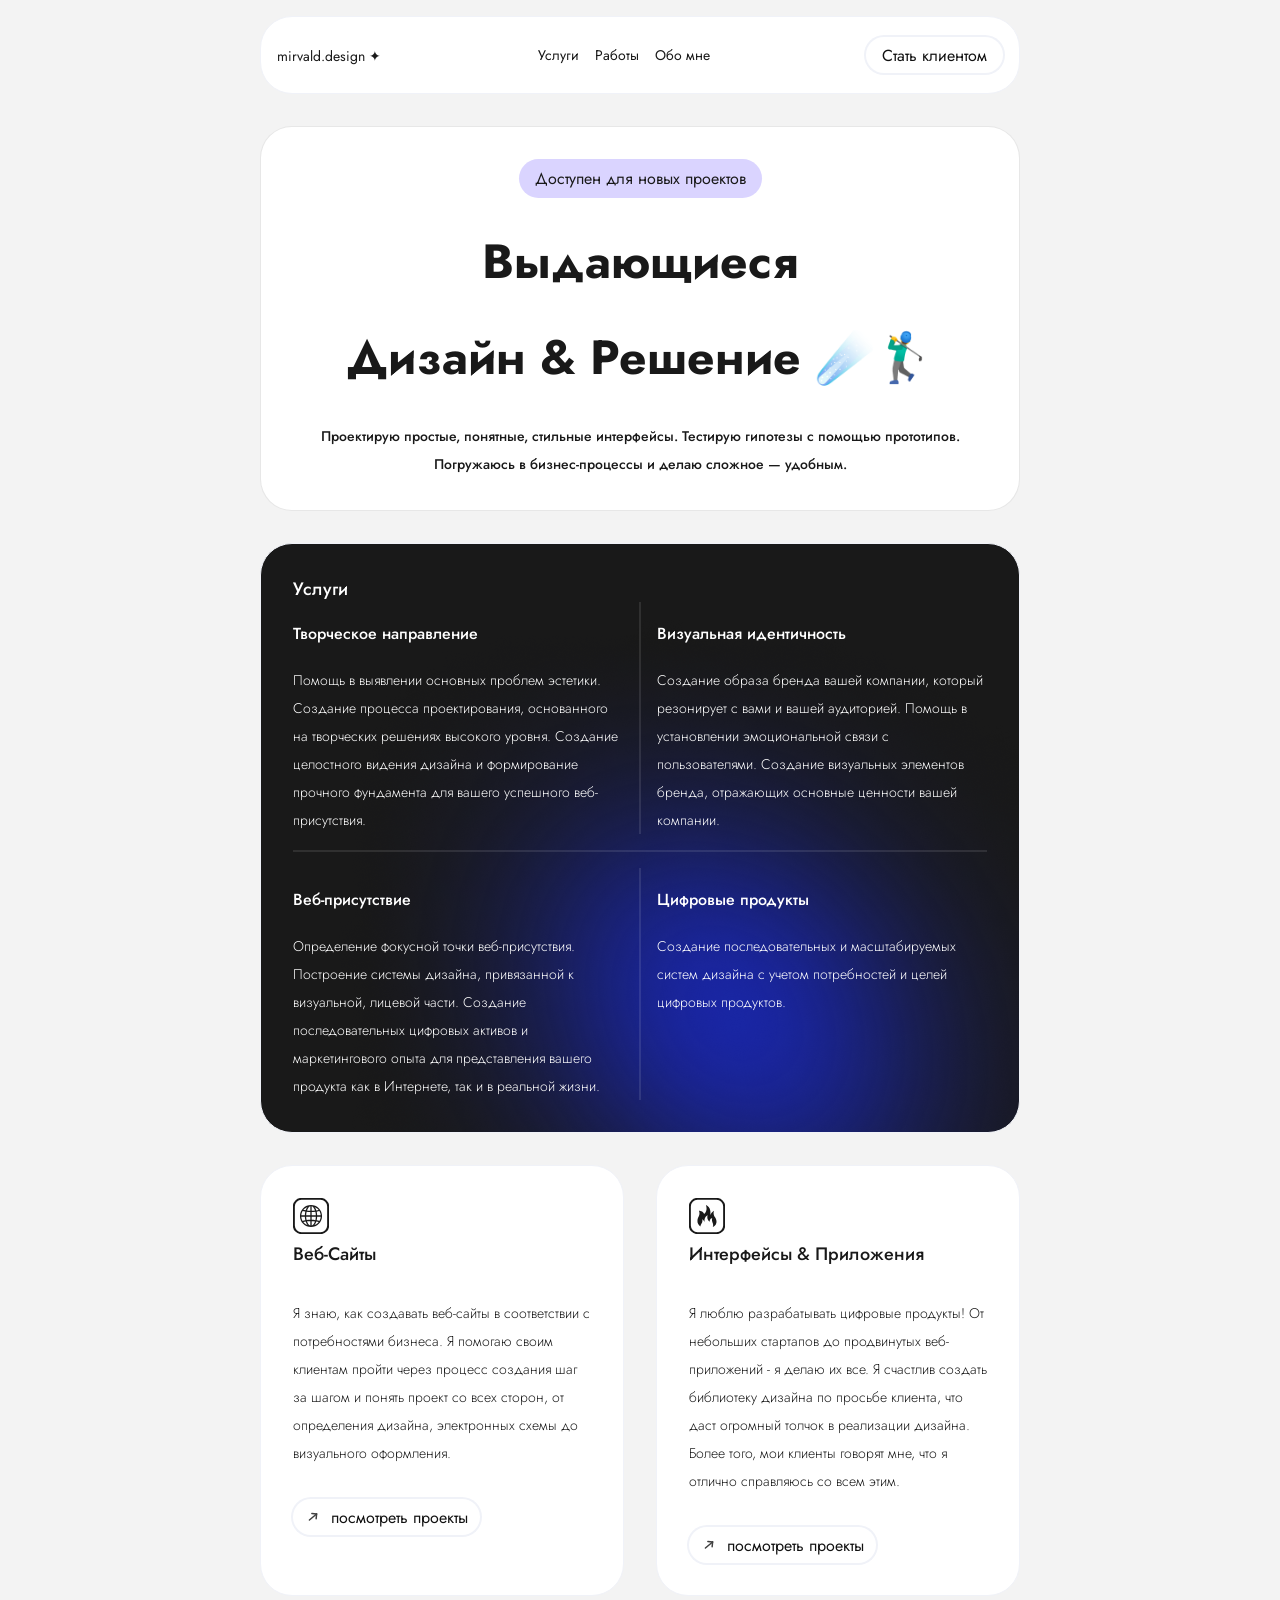
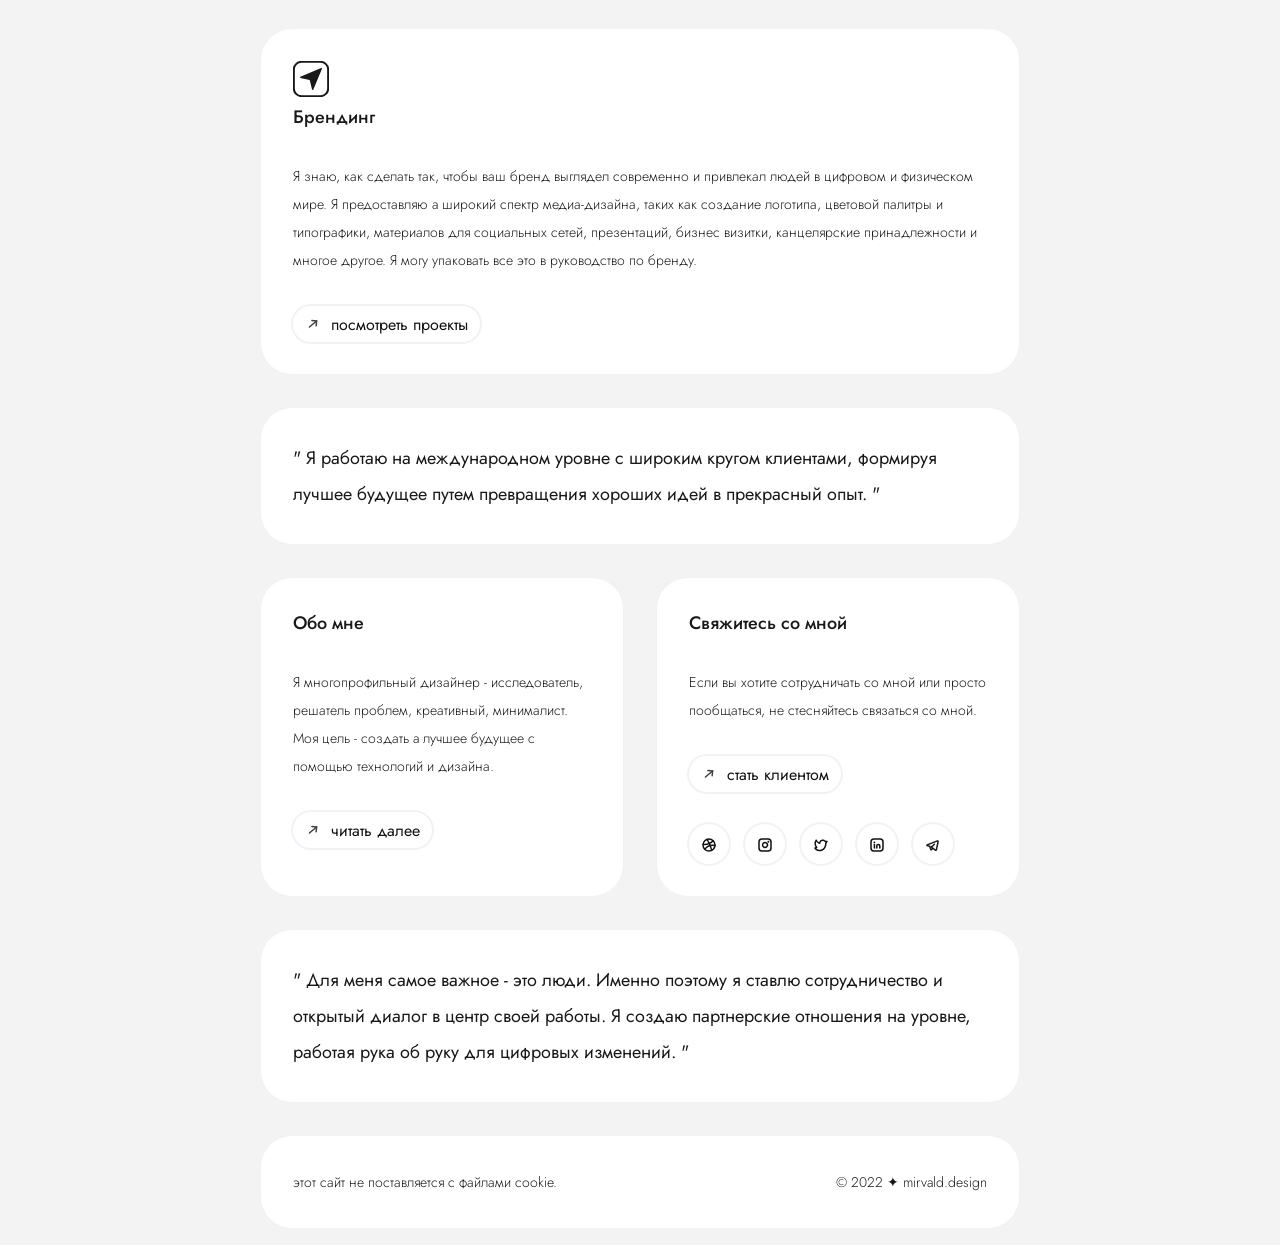
<file: index.html>
<!DOCTYPE html>

<html lang='ru'>

<head>
	<meta charset="utf-8" />
	<meta http-equiv="X-UA-Compatible" content="IE=edge" />
	<title>mirvald.design</title>
	<meta name="description" content="" />
	<meta name="viewport" content="width=device-width,initial-scale=1.0" />
	<link rel="stylesheet" href="style/404.css" />
	<link rel="stylesheet" href="style/about.css" />
	<link rel="stylesheet" href="style/branding.css" />
	<link rel="stylesheet" href="style/fonts.css" />
	<link rel="stylesheet" href="style/style.css" />
	<link rel="stylesheet" href="style/ui.css" />
	<link rel="stylesheet" href="style/websites.css" />
	<script defer data-domain="mirvald.design" src="https://plausible.io/js/script.js"></script>
</head>

<body>
	<div class="main">
		<div class="flex-container">

			<!-- Navigation -->
			<div class="nav">
				<div>
					<a href="index.html" class="logo">mirvald.design ✦</a>
				</div>
				<div class="nav-area">
					<a class="nav-area-items" href="#services">Услуги</a>
					<a class="nav-area-items" href="#work">Работы</a>
					<a class="nav-area-items" href="about.html">Обо мне</a>
				</div>
				<div class='nav-part2'>
					<div class="btn-see">
						<a href="mailto:mirvald.vadim@icloud.com">Стать клиентом</a>
					</div>
				</div>

			</div>
			<!-- Navigation -->

			<!-- header -->
			<div class="header">
				<div class='available-btn'>Доступен для новых проектов</div>
				<h1 class='title-header'>︎Выдающиеся<br>Дизайн & Решение ☄️🏌️‍♂️</h1>
				<p class='subtitle'>
					Проектирую простые, понятные, стильные интерфейсы. Тестирую гипотезы с помощью прототипов. Погружаюсь в
					бизнес-процессы
					и делаю сложное — удобным.
				</p>
			</div>
			<!-- header -->

			<!-- Services -->
			<div id='services' class='services'>
				<h2>Услуги</h2>
				<div class='services-grid'>
					<div class='services-block'>
						<div class='services-block-item'>
							<h3>Творческое направление</h3>
							<p>
								Помощь в выявлении основных проблем эстетики. Создание процесса проектирования, основанного на
								творческих решениях
								высокого уровня. Создание целостного видения дизайна и формирование прочного фундамента для вашего
								успешного
								веб-присутствия.
							</p>
						</div>
						<div class='line'></div>
						<div class='services-block-item'>
							<h3>Визуальная идентичность</h3>
							<p>
								Создание образа бренда вашей компании, который резонирует с вами и вашей аудиторией. Помощь в
								установлении эмоциональной
								связи с пользователями. Создание визуальных элементов бренда, отражающих основные ценности вашей
								компании.
							</p>
						</div>
					</div>
					<div class='line'></div>
					<div class='services-block'>
						<div class='services-block-item'>
							<h3>Веб-присутствие</h3>
							<p>
								Определение фокусной точки веб-присутствия. Построение системы дизайна, привязанной к визуальной,
								лицевой части.
								Создание последовательных цифровых активов и маркетингового опыта для представления вашего продукта как
								в Интернете, так
								и в реальной жизни.
							</p>
						</div>
						<div class='line'></div>
						<div class='services-block-item'>
							<h3>Цифровые продукты</h3>
							<p>
								Создание последовательных и масштабируемых систем дизайна с учетом потребностей и целей цифровых
								продуктов.
							</p>
						</div>
					</div>



				</div>

			</div>
			<!-- Services -->

			<!-- Websites -->
			<div id='work' class="block-wrapper">
				<h2>
					<div><img src='/img/website.svg'></div> Веб-Сайты
				</h2>
				<p>Я знаю, как создавать веб-сайты в соответствии с потребностями бизнеса. Я помогаю своим клиентам пройти через
					процесс
					создания
					шаг за шагом и понять проект со всех сторон, от определения дизайна, электронных
					схемы до
					визуального оформления.
				</p>
				<div class="btn-see">
					<img src="img/icons/Arrow.svg" />
					<a href='websites.html'>посмотреть проекты</a>
				</div>
			</div>
			<!-- Websites -->
			<!-- ui -->
			<div class="block-wrapper">
				<h2>
					<div><img src='/img/interface.svg'></div> Интерфейсы & Приложения
				</h2>
				<p>Я люблю разрабатывать цифровые продукты! От небольших стартапов до продвинутых веб-приложений - я делаю их
					все. Я
					счастлив
					создать
					библиотеку дизайна по просьбе клиента, что даст огромный толчок в реализации дизайна. Более того, мои
					клиенты
					говорят мне, что я отлично справляюсь со всем этим.
				</p>
				<div class="btn-see">
					<img src="img/icons/Arrow.svg" />
					<a href='ui.html'>посмотреть проекты</a>
				</div>
			</div>
			<!-- ui -->

			<!-- branding -->
			<div class="block-wrapper">
				<h2>
					<div><img src='/img/branding.svg'></div> Брендинг
				</h2>
				<p>Я знаю, как сделать так, чтобы ваш бренд выглядел современно и привлекал людей в цифровом и физическом мире.
					Я
					предоставляю
					a
					широкий спектр
					медиа-дизайна, таких как создание логотипа, цветовой палитры и типографики, материалов для социальных сетей,
					презентаций,
					бизнес
					визитки, канцелярские принадлежности и многое другое. Я могу упаковать все это в руководство по бренду.</p>
				<div class="btn-see">
					<img src="img/icons/Arrow.svg" />
					<a href='branding.html'>посмотреть проекты</a>
				</div>
			</div>
			<!-- branding -->





			<div class='title-services'>
				<span>" Я работаю на международном уровне с широким кругом
					клиентами, формируя лучшее будущее путем превращения хороших идей в прекрасный опыт. "</span>
			</div>



			<!-- about-me -->
			<div class="block-wrapper">
				<h2>Обо мне</h2>
				<p>Я многопрофильный дизайнер - исследователь, решатель проблем, креативный, минималист.<br> Моя цель -
					создать
					a
					лучшее
					будущее с помощью технологий и дизайна.
				</p>
				<div class="btn-see">
					<img src="img/icons/Arrow.svg" />
					<a href="about.html">читать далее</a>
				</div>
			</div>
			<!-- mail -->
			<div class="block-wrapper">
				<h2>Свяжитесь со мной</h2>
				<p>
					Если вы хотите сотрудничать со мной или просто пообщаться, не стесняйтесь связаться со мной.
				</p>
				<div class="btn-see">
					<img src="img/icons/Arrow.svg" />
					<a href="mailto:mirvald.vadim@icloud.com">стать клиентом</a>
				</div>
				<div class="social-container">
					<div class="btn-dr">
						<a href="https://dribbble.com/mirvald">
							<img src="img/icons/dr.svg" />
						</a>
					</div>
					<div class="btn-in">
						<a href="https://www.instagram.com/mirvald_/">
							<img src="img/icons/ins.svg" /></a>
					</div>
					<div class="btn-tw">
						<a href="https://twitter.com/mirvald_">
							<img src="img/icons/tw.svg" /></a>
					</div>
					<div class="btn-li">
						<a href="https://www.linkedin.com/in/vadym-m-500836253/">
							<img src="img/icons/li.svg" /></a>
					</div>
					<div class="btn-li">
						<a href="tg:@mirvald_design">
							<img src="img/icons/tg.svg" /></a>
					</div>
				</div>
			</div>
			<!-- mail -->
			<div class='title-services'>
				<span>" Для меня самое важное - это люди.
					Именно поэтому я ставлю сотрудничество и открытый диалог в центр своей работы. Я создаю партнерские отношения
					на
					уровне,
					работая
					рука об руку для цифровых изменений. "</span>
			</div>
			<div class="footer-container">
				<p>этот сайт не поставляется с файлами cookie.</p>
				<p>© 2022 ✦ mirvald.design</p>
			</div>
		</div>
	</div>
</body>

</html>
</file>
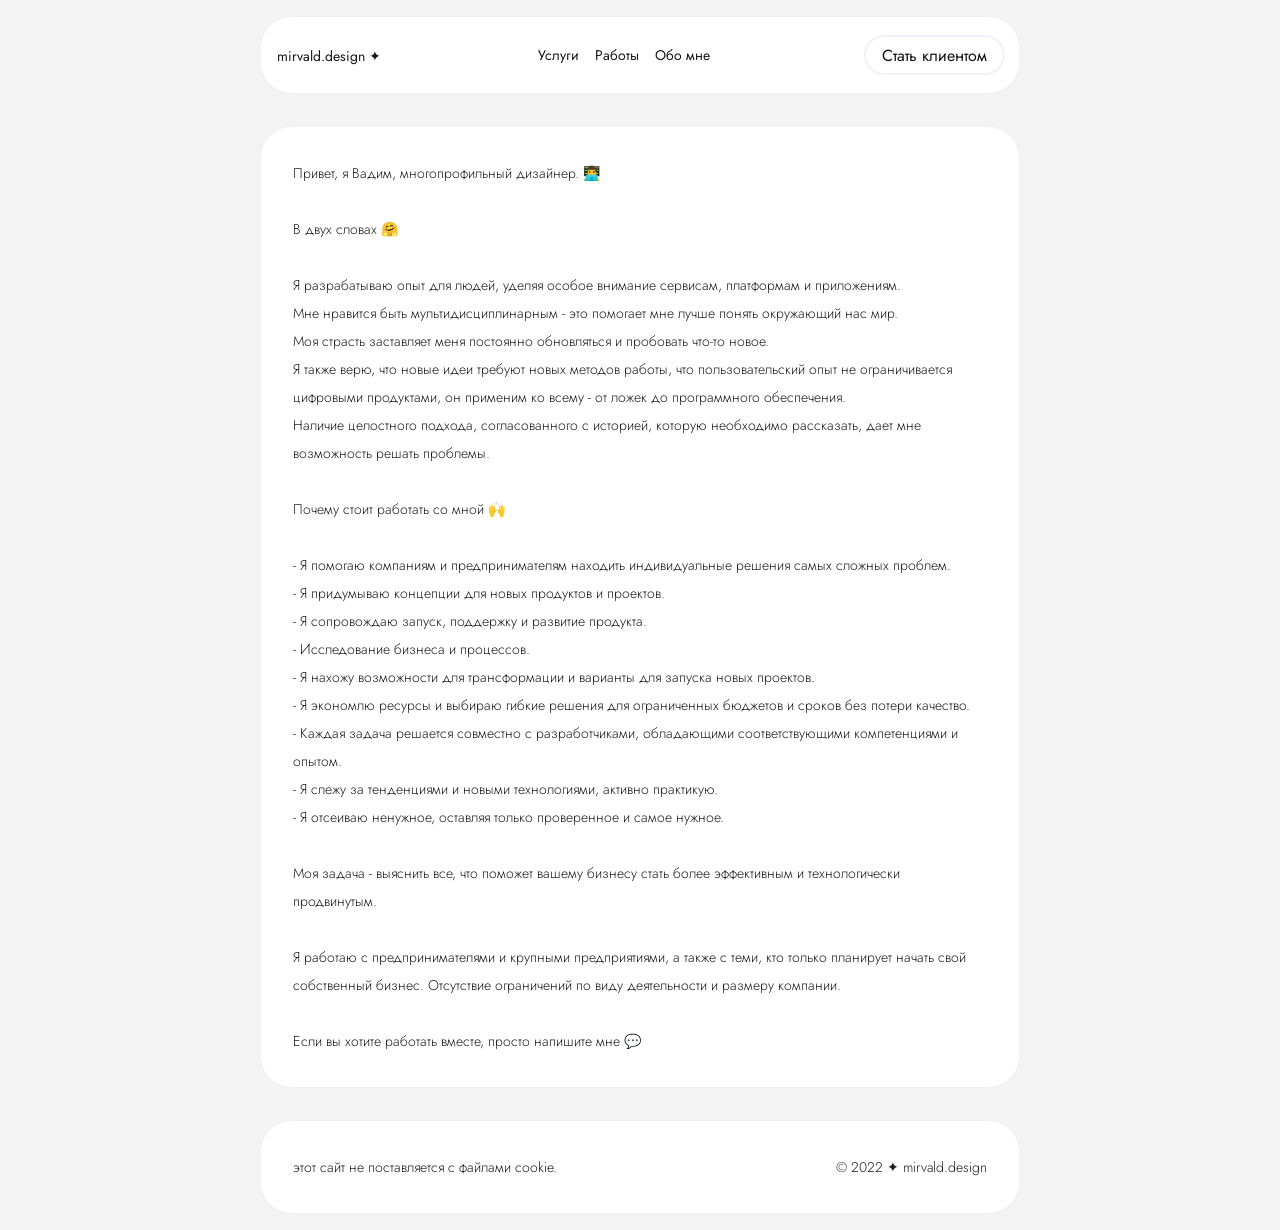
<file: about.html>
<!DOCTYPE html>

<html>

<head>
	<meta charset="utf-8" />
	<meta http-equiv="X-UA-Compatible" content="IE=edge" />
	<title>mirvald.design</title>
	<meta name="description" content="" />
	<meta name="viewport" content="width=device-width, initial-scale=1" />
	<link rel="stylesheet" href="style/style.css" />
	<link rel="stylesheet" href="style/fonts.css" />
	<link rel="stylesheet" href="style/about.css" />
	<script defer data-domain="mirvald.design" src="https://plausible.io/js/script.js"></script>
</head>

<body>
	<div class='main'>

		<div class='wrapper-about'>

			<!-- Navigation -->
			<div class="nav">
				<div>
					<a href="index.html" class="logo">mirvald.design ✦</a>
				</div>
				<div class="nav-area">
					<a class="nav-area-items" href="/">Услуги</a>
					<a class="nav-area-items" href="/">Работы</a>
					<a class="nav-area-items" href="branding.html">Обо мне</a>
				</div>
				<div class='nav-part2'>
					<div class="btn-see">
						<a href="mailto:mirvald.vadim@icloud.com">Стать клиентом</a>
					</div>
				</div>

			</div>
			<!-- Navigation -->

			<div class='about-container'>
				<p>Привет, я Вадим, многопрофильный дизайнер. 👨‍💻<br>
					<br>
					В двух словах 🤗<br>
					<br>
					Я разрабатываю опыт для людей, уделяя особое внимание сервисам, платформам и приложениям.<br>

					Мне нравится быть мультидисциплинарным - это помогает мне лучше понять окружающий нас мир.<br>

					Моя страсть заставляет меня постоянно обновляться и пробовать что-то новое.<br>

					Я также верю, что новые идеи требуют новых методов работы, что пользовательский опыт не ограничивается
					цифровыми
					продуктами, он применим ко всему - от ложек до программного обеспечения.<br>

					Наличие целостного подхода, согласованного с историей, которую необходимо рассказать, дает мне возможность
					решать
					проблемы.<br>
					<br>
					Почему стоит работать со мной 🙌<br>
					<br>
					- Я помогаю компаниям и предпринимателям находить индивидуальные решения самых сложных проблем.<br>
					- Я придумываю концепции для новых продуктов и проектов.<br>
					- Я сопровождаю запуск, поддержку и развитие продукта.<br>
					- Исследование бизнеса и процессов.<br>
					- Я нахожу возможности для трансформации и варианты для запуска новых проектов.<br>
					- Я экономлю ресурсы и выбираю гибкие решения для ограниченных бюджетов и сроков без потери
					качество.<br>
					- Каждая задача решается совместно с разработчиками, обладающими соответствующими компетенциями и опытом.<br>
					- Я слежу за тенденциями и новыми технологиями, активно практикую.<br>
					- Я отсеиваю ненужное, оставляя только проверенное и самое нужное.<br>
					<br>
					Моя задача - выяснить все, что поможет вашему бизнесу стать более эффективным и технологически
					продвинутым.<br>
					<br>
					Я работаю с предпринимателями и крупными предприятиями, а также с теми, кто только планирует начать свой
					собственный
					бизнес.
					Отсутствие ограничений по виду деятельности и размеру компании.<br>
					<br>
					Если вы хотите работать вместе, просто напишите мне 💬
				</p>
			</div>
			<div class='footer-container'>
				<p>этот сайт не поставляется с файлами cookie.</p>
				<p>© 2022 ✦ mirvald.design</p>
			</div>
		</div>

	</div>
</body>

</html>
</file>
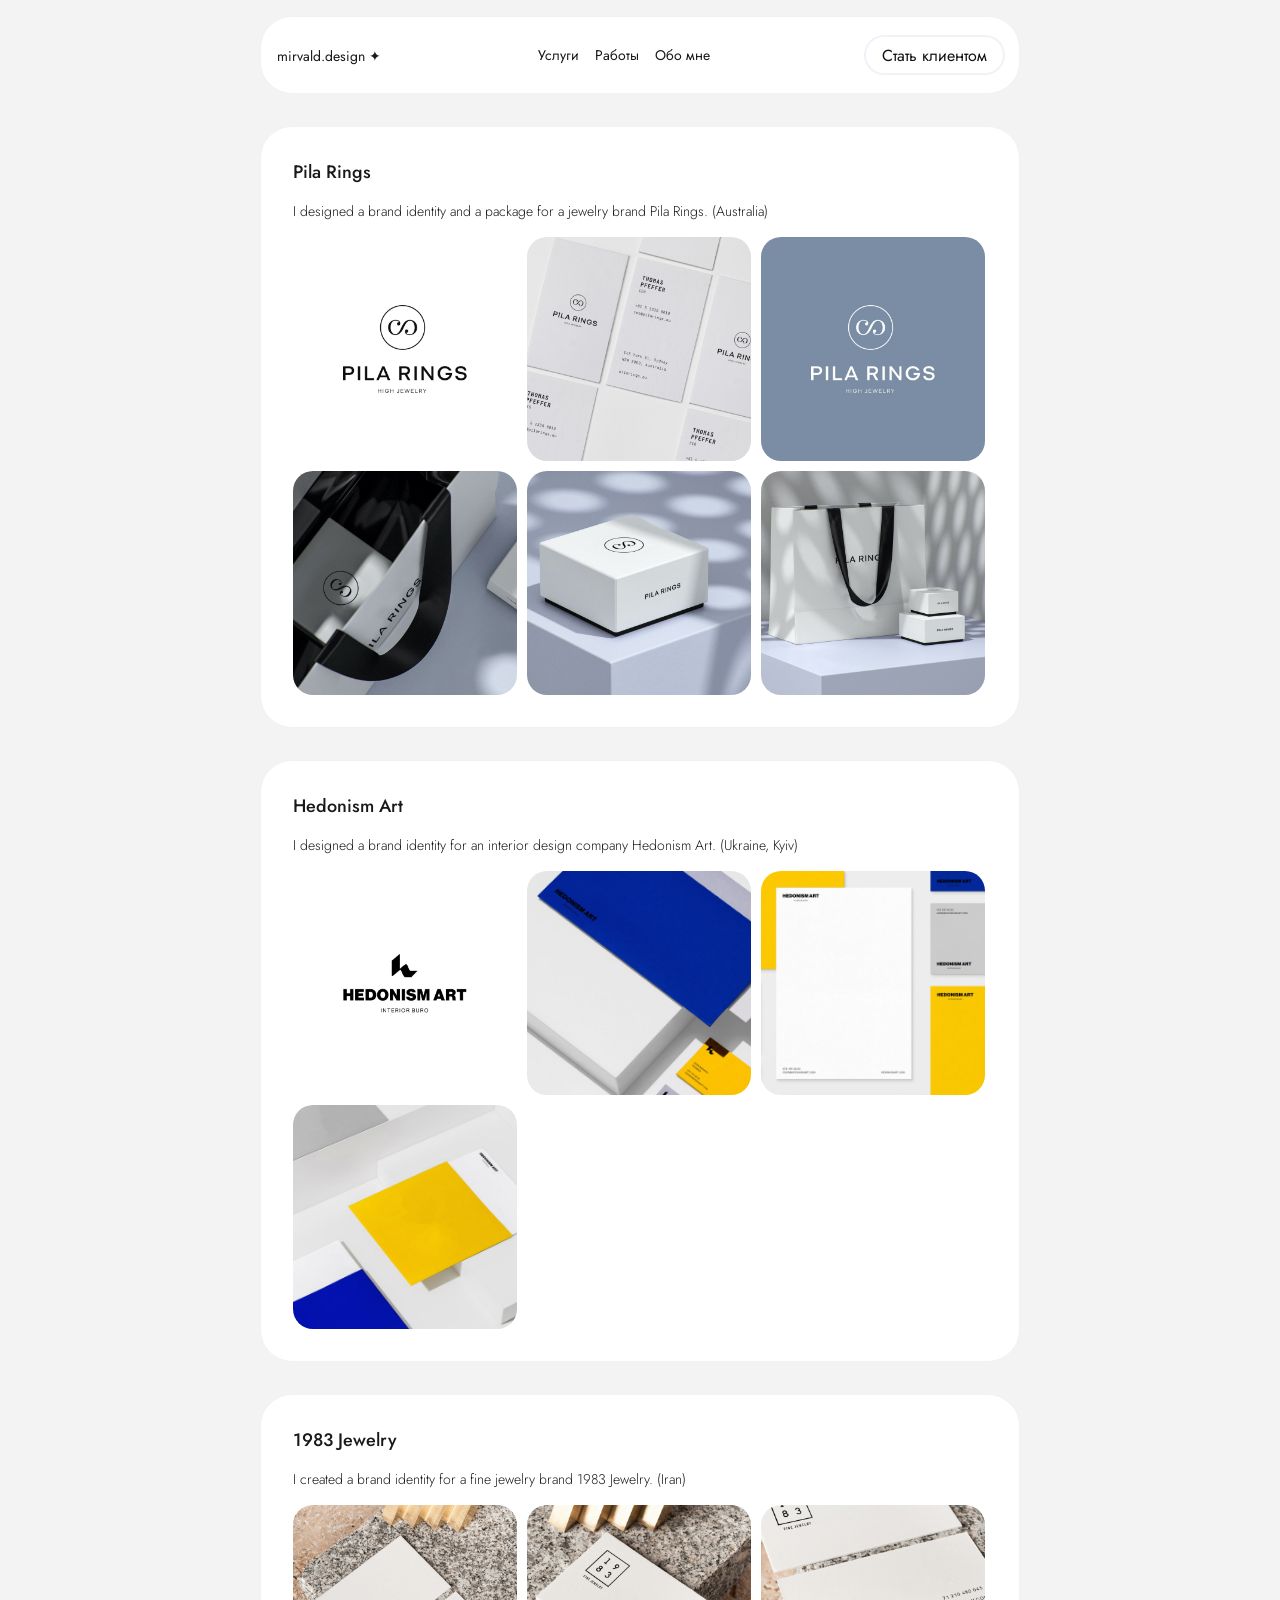
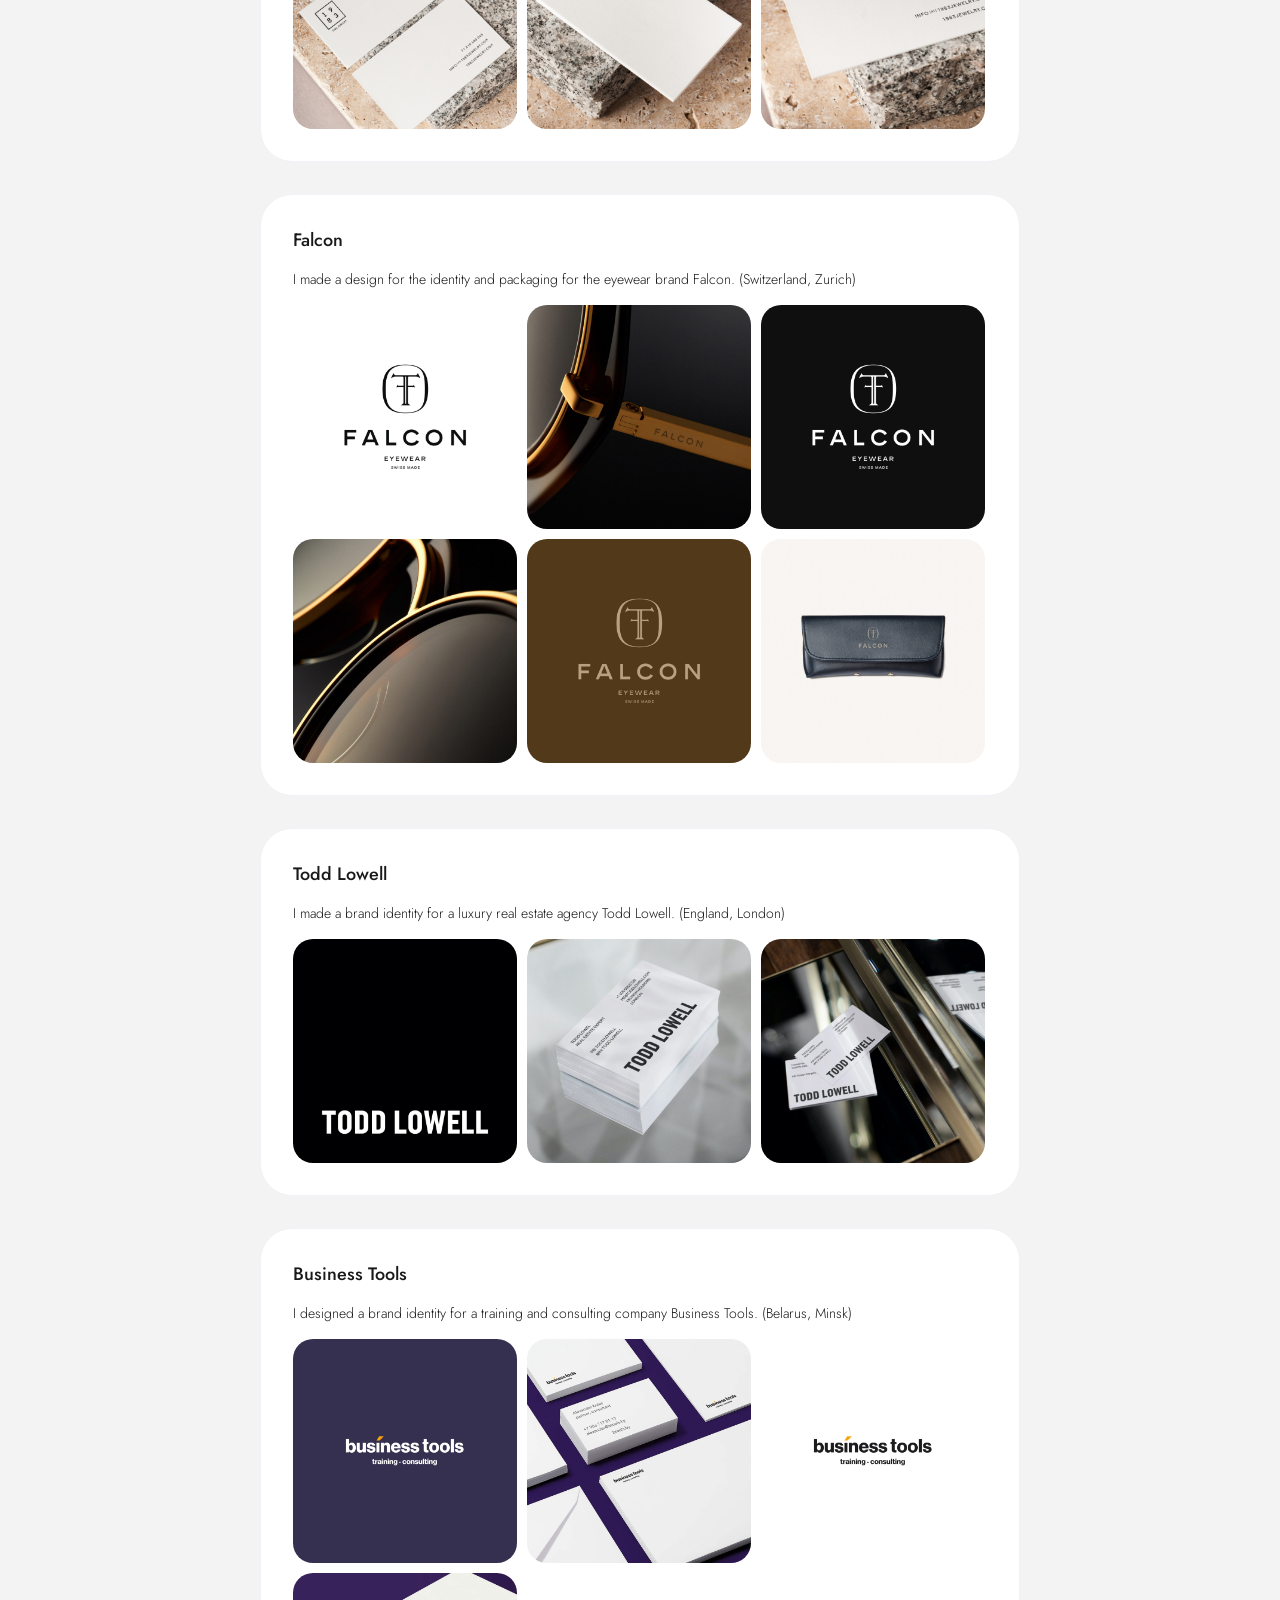
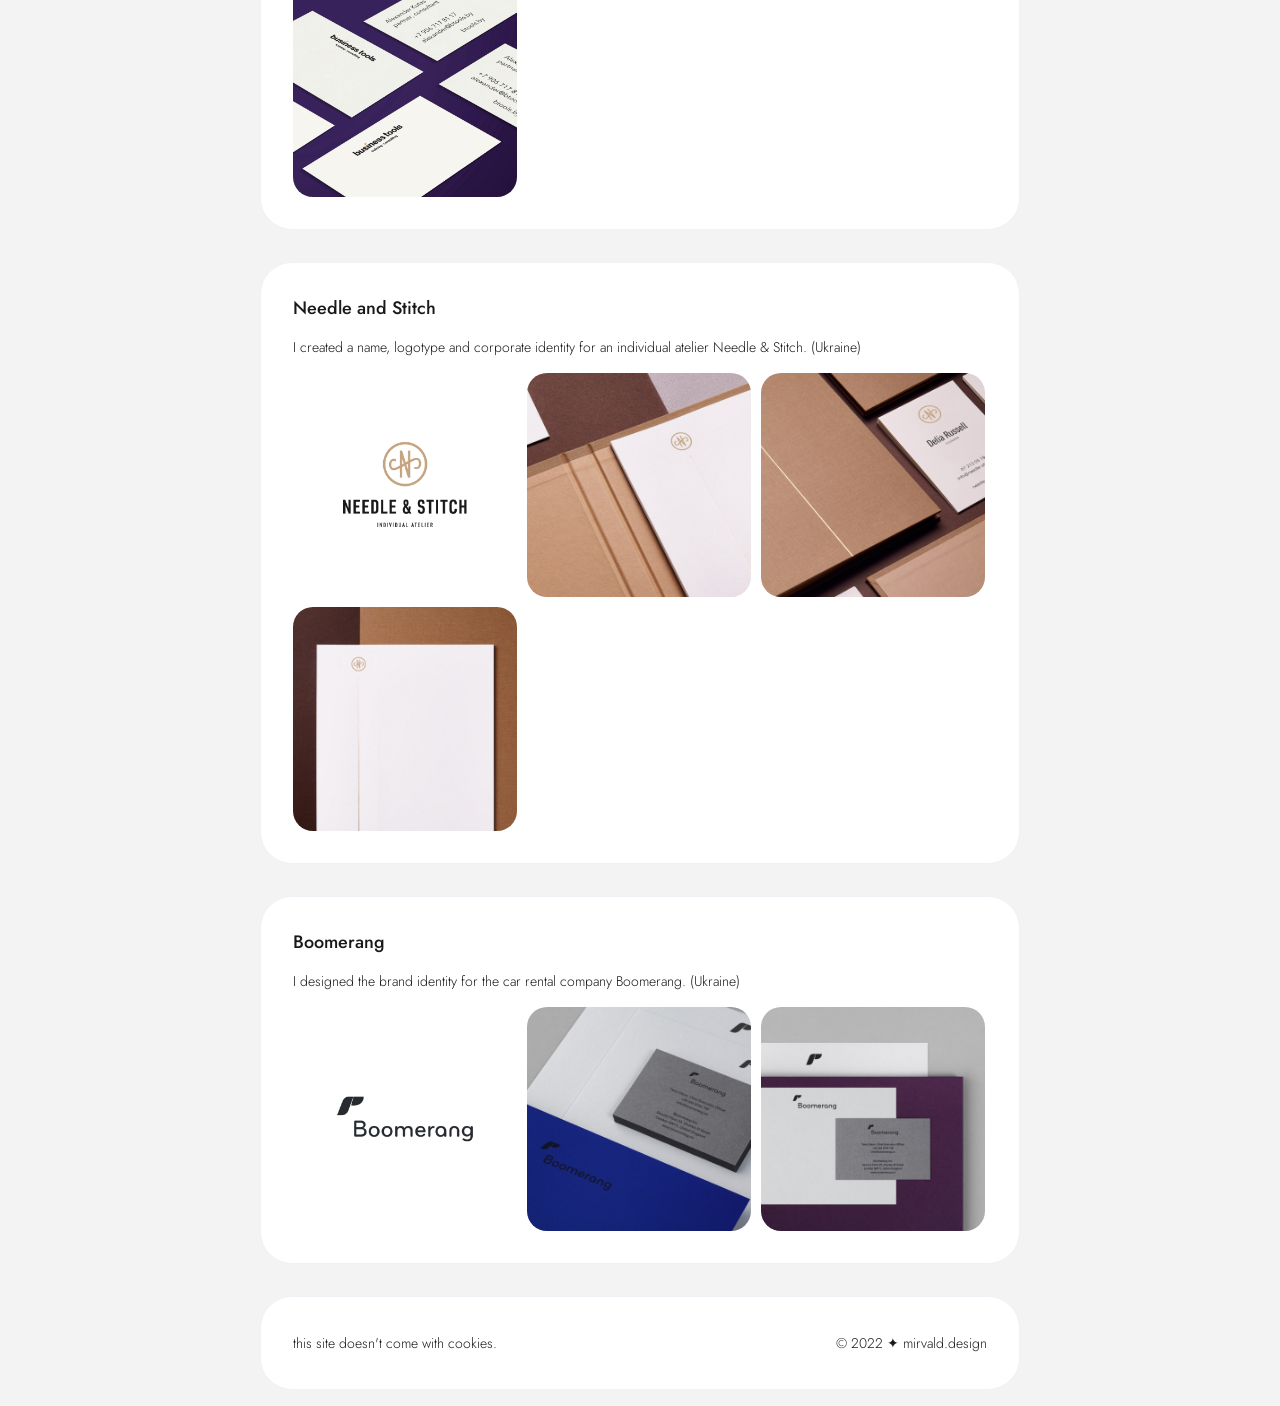
<file: branding.html>
<!DOCTYPE html>
<html>

<head>
    <meta charset="utf-8" />
    <meta http-equiv="X-UA-Compatible" content="IE=edge" />
    <title>mirvald.design</title>
    <meta name="description" content="" />
    <meta name="viewport" content="width=device-width,initial-scale=1.0" />
    <link rel="stylesheet" href="style/style.css" />
    <link rel="stylesheet" href="style/fonts.css" />
    <link rel="stylesheet" href="style/404.css" />
    <link rel="stylesheet" href="style/websites.css" />
    <link rel="stylesheet" href="style/ui.css" />
    <link rel="stylesheet" href="style/branding.css" />
    <script defer data-domain="mirvald.design" src="https://plausible.io/js/script.js"></script>
</head>

<body>
    <div class='main'>


        <div class='wrap-branding'>

            <!-- Navigation -->
            <div class="nav">
                <div>
                    <a href="index.html" class="logo">mirvald.design ✦</a>
                </div>
                <div class="nav-area">
                    <a class="nav-area-items" href="/">Услуги</a>
                    <a class="nav-area-items" href="/">Работы</a>
                    <a class="nav-area-items" href="branding.html">Обо мне</a>
                </div>
                <div class='nav-part2'>
                    <div class="btn-see">
                        <a href="mailto:mirvald.vadim@icloud.com">Стать клиентом</a>
                    </div>
                </div>

            </div>
            <!-- Navigation -->

            <div class="branding-container">
                <h2>Pila Rings</h2>
                <p>I designed a brand identity and a package for a jewelry
                    brand Pila Rings. (Australia)</p>
                <div class='img-container'>
                    <img src="img/branding--pila-rings--1.jpg" loading="lazy"
                        srcset="img/branding--pila-rings--1-p-500.jpeg 500w, img/branding--pila-rings--1-p-800.jpeg 800w, img/branding--pila-rings--1-p-1080.jpeg 1080w, img/branding--pila-rings--1.jpg 1500w"
                        alt="">

                    <img src="img/branding--pila-rings--4.jpg" loading="lazy"
                        srcset="img/branding--pila-rings--4-p-800.jpeg 800w, img/branding--pila-rings--4-p-1080.jpeg 1080w, img/branding--pila-rings--4.jpg 1500w"
                        alt="">


                    <img src="img/branding--pila-rings--3.jpg" loading="lazy"
                        srcset="img/branding--pila-rings--3-p-500.jpeg 500w, img/branding--pila-rings--3-p-800.jpeg 800w, img/branding--pila-rings--3-p-1080.jpeg 1080w, img/branding--pila-rings--3.jpg 1500w"
                        alt="">


                    <img src="img/branding--pila-rings--7.jpg" loading="lazy"
                        srcset="img/branding--pila-rings--7-p-800.jpeg 800w, img/branding--pila-rings--7-p-1080.jpeg 1080w, img/branding--pila-rings--7.jpg 1500w"
                        alt="">


                    <img src="img/branding--pila-rings--5.jpg" loading="lazy"
                        srcset="img/branding--pila-rings--5-p-500.jpeg 500w, img/branding--pila-rings--5-p-800.jpeg 800w, img/branding--pila-rings--5-p-1080.jpeg 1080w, img/branding--pila-rings--5.jpg 1500w"
                        alt="">


                    <img src="img/branding--pila-rings--6.jpg" loading="lazy"
                        srcset="img/branding--pila-rings--6-p-500.jpeg 500w, img/branding--pila-rings--6-p-800.jpeg 800w, img/branding--pila-rings--6-p-1080.jpeg 1080w, img/branding--pila-rings--6.jpg 1500w"
                        alt="">
                </div>

            </div>


            <div class="branding-container">
                <h2>Hedonism Art</h2>
                <p>I designed a brand identity for an interior design
                    company
                    Hedonism Art. (Ukraine, Kyiv)</p>
                <div class='img-container'>
                    <img src="img/branding--hedonism-art--1.jpg" loading="lazy"
                        srcset="img/branding--hedonism-art--1-p-500.jpeg 500w, img/branding--hedonism-art--1-p-800.jpeg 800w, img/branding--hedonism-art--1-p-1080.jpeg 1080w, img/branding--hedonism-art--1.jpg 1500w"
                        alt="">


                    <img src="img/branding--hedonism-art--2.jpg" loading="lazy"
                        srcset="img/branding--hedonism-art--2-p-500.jpeg 500w, img/branding--hedonism-art--2-p-800.jpeg 800w, img/branding--hedonism-art--2.jpg 1000w"
                        alt="">


                    <img src="img/branding--hedonism-art--3.jpg" loading="lazy"
                        srcset="img/branding--hedonism-art--3-p-800.jpeg 800w, img/branding--hedonism-art--3.jpg 1000w"
                        alt="">


                    <img src="img/branding--hedonism-art--4.jpg" loading="lazy"
                        srcset="img/branding--hedonism-art--4-p-500.jpeg 500w, img/branding--hedonism-art--4-p-800.jpeg 800w, img/branding--hedonism-art--4.jpg 1000w"
                        alt="">
                </div>

            </div>






            <div class="branding-container">
                <h2>1983 Jewelry</h2>
                <p>I created a brand identity for a fine jewelry brand 1983
                    Jewelry. (Iran)</p>
                <div class='img-container'>
                    <img src="img/1983-jewelry-post-1-2.jpg" loading="lazy"
                        srcset="img/1983-jewelry-post-1-2-p-500.jpeg 500w, img/1983-jewelry-post-1-2.jpg 680w" alt="">


                    <img src="img/1983-jewelry-post-1-3.jpg" loading="lazy"
                        srcset="img/1983-jewelry-post-1-3-p-500.jpeg 500w, img/1983-jewelry-post-1-3.jpg 680w" alt="">


                    <img src="img/1983-jewelry-post-1-4.jpg" loading="lazy"
                        srcset="img/1983-jewelry-post-1-4-p-500.jpeg 500w, img/1983-jewelry-post-1-4.jpg 680w" alt="">
                </div>
            </div>






            <div class="branding-container">
                <h2>Falcon</h2>
                <p>I made a design for the identity and packaging for the
                    eyewear brand Falcon. (Switzerland, Zurich)</p>
                <div class='img-container'>
                    <img src="img/branding--falcon--2.jpg" loading="lazy"
                        srcset="img/branding--falcon--2-p-500.jpeg 500w, img/branding--falcon--2-p-800.jpeg 800w, img/branding--falcon--2-p-1080.jpeg 1080w, img/branding--falcon--2.jpg 1500w"
                        alt="">


                    <img src="img/branding--falcon--5.jpg" loading="lazy"
                        srcset="img/branding--falcon--5-p-500.jpeg 500w, img/branding--falcon--5-p-800.jpeg 800w, img/branding--falcon--5-p-1080.jpeg 1080w, img/branding--falcon--5.jpg 1500w"
                        alt="">


                    <img src="img/branding--falcon--1.jpg" loading="lazy"
                        srcset="img/branding--falcon--1-p-500.jpeg 500w, img/branding--falcon--1-p-800.jpeg 800w, img/branding--falcon--1-p-1080.jpeg 1080w, img/branding--falcon--1.jpg 1500w"
                        alt="">


                    <img src="img/branding--falcon--6.jpg" loading="lazy"
                        srcset="img/branding--falcon--6-p-500.jpeg 500w, img/branding--falcon--6-p-800.jpeg 800w, img/branding--falcon--6-p-1080.jpeg 1080w, img/branding--falcon--6.jpg 1500w"
                        alt="">


                    <img src="img/branding--falcon--4.jpg" loading="lazy"
                        srcset="img/branding--falcon--4-p-500.jpeg 500w, img/branding--falcon--4-p-800.jpeg 800w, img/branding--falcon--4-p-1080.jpeg 1080w, img/branding--falcon--4.jpg 1500w"
                        alt="">


                    <img src="img/branding--falcon--8.jpg" loading="lazy"
                        srcset="img/branding--falcon--8-p-500.jpeg 500w, img/branding--falcon--8-p-800.jpeg 800w, img/branding--falcon--8-p-1080.jpeg 1080w, img/branding--falcon--8.jpg 1500w"
                        alt="">
                </div>
            </div>






            <div class="branding-container">
                <h2>Todd Lowell</h2>
                <p>I made a brand identity for a luxury real estate agency
                    Todd
                    Lowell. (England, London)</p>
                <div class='img-container'>
                    <img src="img/todd-lowell--1.jpg" loading="lazy"
                        srcset="img/todd-lowell--1-p-500.jpeg 500w, img/todd-lowell--1-p-800.jpeg 800w, img/todd-lowell--1-p-1080.jpeg 1080w, img/todd-lowell--1.jpg 1500w"
                        alt="">


                    <img src="img/todd-lowell--2.jpg" loading="lazy"
                        srcset="img/todd-lowell--2-p-500.jpeg 500w, img/todd-lowell--2-p-800.jpeg 800w, img/todd-lowell--2-p-1080.jpeg 1080w, img/todd-lowell--2.jpg 1500w"
                        alt="">


                    <img src="img/todd-lowell--3.jpg" loading="lazy"
                        srcset="img/todd-lowell--3-p-500.jpeg 500w, img/todd-lowell--3-p-800.jpeg 800w, img/todd-lowell--3-p-1080.jpeg 1080w, img/todd-lowell--3.jpg 1500w"
                        alt="">
                </div>
            </div>






            <div class="branding-container">
                <h2>Business Tools</h2>
                <p>I designed a brand identity for a training and consulting
                    company Business Tools. (Belarus, Minsk)</p>
                <div class='img-container'>
                    <img src="img/branding--business-tools--1.jpg" loading="lazy"
                        srcset="img/branding--business-tools--1-p-500.jpeg 500w, img/branding--business-tools--1-p-800.jpeg 800w, img/branding--business-tools--1-p-1080.jpeg 1080w, img/branding--business-tools--1-p-1600.jpeg 1600w, img/branding--business-tools--1.jpg 1800w"
                        alt="">


                    <img src="img/branding--business-tools--4.jpg" loading="lazy"
                        srcset="img/branding--business-tools--4-p-500.jpeg 500w, img/branding--business-tools--4-p-800.jpeg 800w, img/branding--business-tools--4-p-1080.jpeg 1080w, img/branding--business-tools--4-p-1600.jpeg 1600w, img/branding--business-tools--4.jpg 1800w"
                        alt="">


                    <img src="img/branding--business-tools--3.jpg" loading="lazy"
                        srcset="img/branding--business-tools--3-p-500.jpeg 500w, img/branding--business-tools--3-p-800.jpeg 800w, img/branding--business-tools--3-p-1080.jpeg 1080w, img/branding--business-tools--3-p-1600.jpeg 1600w, img/branding--business-tools--3.jpg 1800w"
                        alt="">


                    <img src="img/branding--business-tools--5.jpg" loading="lazy"
                        srcset="img/branding--business-tools--5-p-500.jpeg 500w, img/branding--business-tools--5-p-800.jpeg 800w, img/branding--business-tools--5-p-1080.jpeg 1080w, img/branding--business-tools--5-p-1600.jpeg 1600w, img/branding--business-tools--5.jpg 1800w"
                        alt="">
                </div>
            </div>






            <div class="branding-container">
                <h2>Needle and Stitch</h2>
                <p>I created a name, logotype and corporate identity for an
                    individual atelier Needle &amp; Stitch. (Ukraine)</p>
                <div class='img-container'>
                    <img src="img/branding--needle-and-stitch--1.jpg" loading="lazy"
                        srcset="img/branding--needle-and-stitch--1-p-500.jpeg 500w, img/branding--needle-and-stitch--1-p-800.jpeg 800w, img/branding--needle-and-stitch--1-p-1080.jpeg 1080w, img/branding--needle-and-stitch--1.jpg 1500w"
                        alt="">


                    <img src="img/branding--needle-and-stitch--4.jpg" loading="lazy"
                        srcset="img/branding--needle-and-stitch--4-p-500.jpeg 500w, img/branding--needle-and-stitch--4-p-800.jpeg 800w, img/branding--needle-and-stitch--4.jpg 1000w"
                        alt="">


                    <img src="img/branding--needle-and-stitch--2.jpg" loading="lazy"
                        srcset="img/branding--needle-and-stitch--2-p-500.jpeg 500w, img/branding--needle-and-stitch--2-p-800.jpeg 800w, img/branding--needle-and-stitch--2.jpg 1000w"
                        alt="">


                    <img src="img/branding--needle-and-stitch--3.jpg" loading="lazy"
                        srcset="img/branding--needle-and-stitch--3-p-500.jpeg 500w, img/branding--needle-and-stitch--3-p-800.jpeg 800w, img/branding--needle-and-stitch--3.jpg 1000w"
                        alt="">
                </div>
            </div>





            <div class="branding-container">
                <h2>Boomerang</h2>
                <p>I designed the brand identity for the car rental company
                    Boomerang. (Ukraine)</p>
                <div class='img-container'>
                    <img src="img/branding--boomerang--0.jpg" loading="lazy"
                        srcset="img/branding--boomerang--0-p-500.jpeg 500w, img/branding--boomerang--0-p-800.jpeg 800w, img/branding--boomerang--0-p-1080.jpeg 1080w, img/branding--boomerang--0.jpg 1500w"
                        alt="">


                    <img src="img/branding--boomerang--1.jpg" loading="lazy"
                        srcset="img/branding--boomerang--1-p-500.jpeg 500w, img/branding--boomerang--1-p-800.jpeg 800w, img/branding--boomerang--1.jpg 1000w"
                        alt="">


                    <img src="img/branding--boomerang--3.jpg" loading="lazy"
                        srcset="img/branding--boomerang--3-p-500.jpeg 500w, img/branding--boomerang--3-p-800.jpeg 800w, img/branding--boomerang--3.jpg 1000w"
                        alt="">
                </div>
            </div>

            <div class="footer-container">
                <p>this site doesn't come with cookies.</p>
                <p>© 2022 ✦ mirvald.design</p>
            </div>
        </div>

    </div>



</body>

</html>
</file>
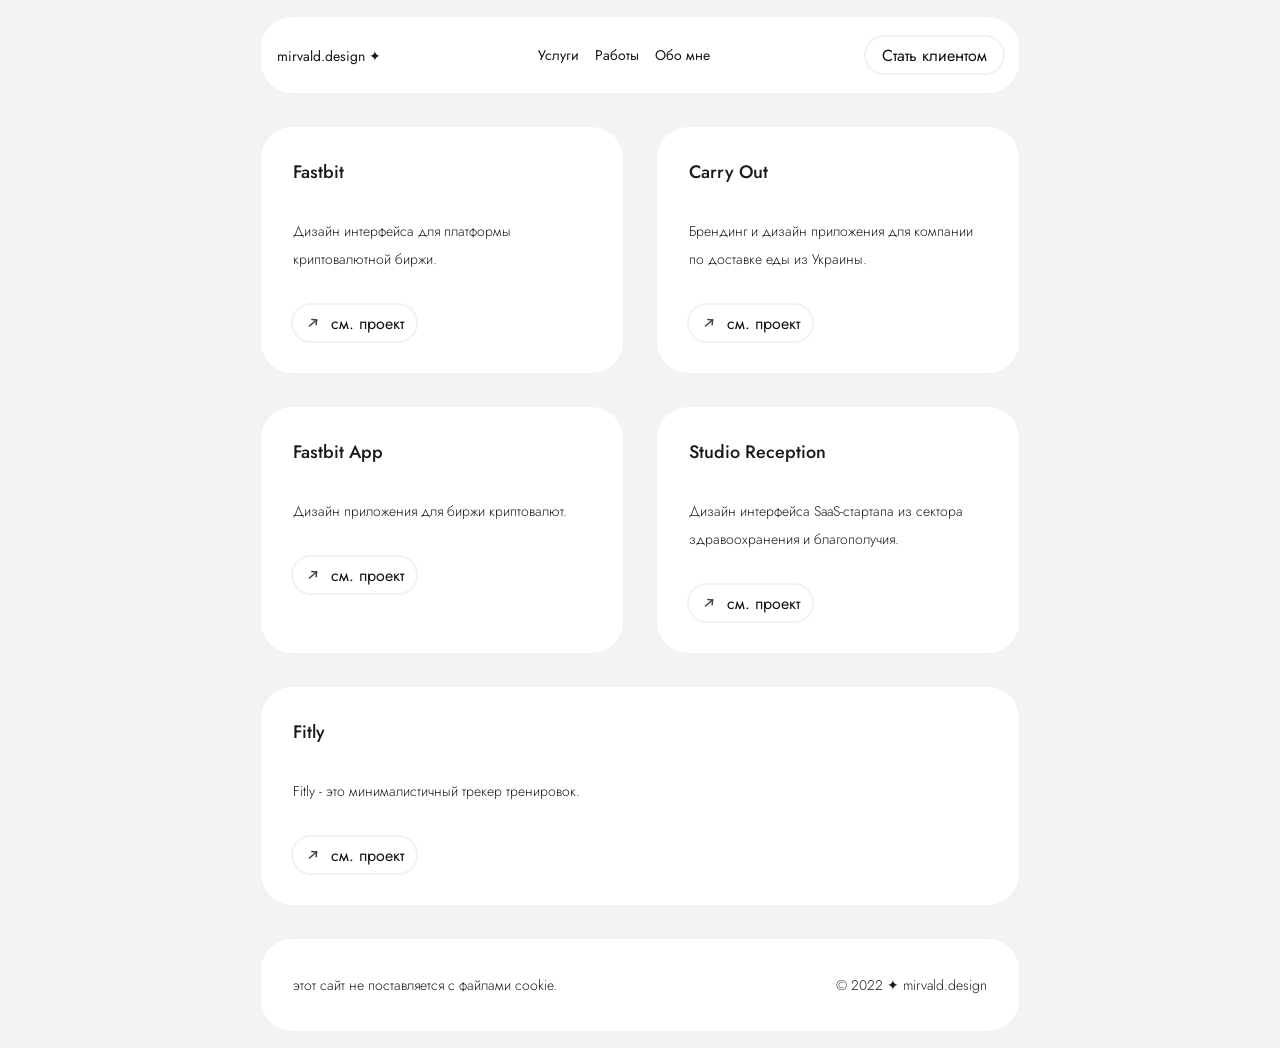
<file: ui.html>
<!DOCTYPE html>
<html>

<head>
    <meta charset="utf-8" />
    <meta http-equiv="X-UA-Compatible" content="IE=edge" />
    <title>mirvald.design</title>
    <meta name="description" content="" />
    <meta name="viewport" content="width=device-width,initial-scale=1.0" />
    <link rel="stylesheet" href="style/style.css" />
    <link rel="stylesheet" href="style/fonts.css" />
    <link rel="stylesheet" href="style/404.css" />
    <link rel="stylesheet" href="style/websites.css" />
    <link rel="stylesheet" href="style/ui.css" />
    <script defer data-domain="mirvald.design" src="https://plausible.io/js/script.js"></script>
</head>

<body>
    <div class='main'>


        <div class='ui-container'>
            <!-- Navigation -->
            <div class="nav">
                <div>
                    <a href="index.html" class="logo">mirvald.design ✦</a>
                </div>
                <div class="nav-area">
                    <a class="nav-area-items" href="/">Услуги</a>
                    <a class="nav-area-items" href="/">Работы</a>
                    <a class="nav-area-items" href="branding.html">Обо мне</a>
                </div>
                <div class='nav-part2'>
                    <div class="btn-see">
                        <a href="mailto:mirvald.vadim@icloud.com">Стать клиентом</a>
                    </div>
                </div>

            </div>
            <!-- Navigation -->

            <!-- Fastbit -->
            <div class="block-wrapper">
                <h2>Fastbit</h2>
                <p>Дизайн интерфейса для платформы криптовалютной биржи.
                </p>
                <div class="btn-see">
                    <img src="img/icons/Arrow.svg" />
                    <a href='404.html'>см. проект</a>
                </div>
            </div>
            <!-- Fastbit -->

            <!-- Carry Out -->
            <div class="block-wrapper">
                <h2>Carry Out</h2>
                <p>Брендинг и дизайн приложения для компании по доставке еды из Украины.
                </p>
                <div class="btn-see">
                    <img src="img/icons/Arrow.svg" />
                    <a href='404.html'>см. проект</a>
                </div>
            </div>
            <!-- Carry Out -->

            <!-- Fastbit App -->
            <div class="block-wrapper">
                <h2>Fastbit App</h2>
                <p>Дизайн приложения для биржи криптовалют.
                </p>
                <div class="btn-see">
                    <img src="img/icons/Arrow.svg" />
                    <a href='404.html'>см. проект</a>
                </div>
            </div>
            <!-- Fastbit App -->

            <!-- Studio Reception-->
            <div class="block-wrapper">
                <h2>Studio Reception</h2>
                <p>Дизайн интерфейса SaaS-стартапа из сектора здравоохранения и благополучия.
                </p>
                <div class="btn-see">
                    <img src="img/icons/Arrow.svg" />
                    <a href='404.html'>см. проект</a>
                </div>
            </div>
            <!-- Studio Reception -->

            <!-- Fitly-->
            <div class="block-wrapper">
                <h2>Fitly</h2>
                <p>Fitly - это минималистичный трекер тренировок.
                </p>
                <div class="btn-see">
                    <img src="img/icons/Arrow.svg" />
                    <a href='404.html'>см. проект</a>
                </div>
            </div>
            <!-- Fitly -->

            <div class="footer-container">
                <p>этот сайт не поставляется с файлами cookie.</p>
                <p>© 2022 ✦ mirvald.design</p>
            </div>

        </div>

    </div>

    </div>

</body>

</html>
</file>
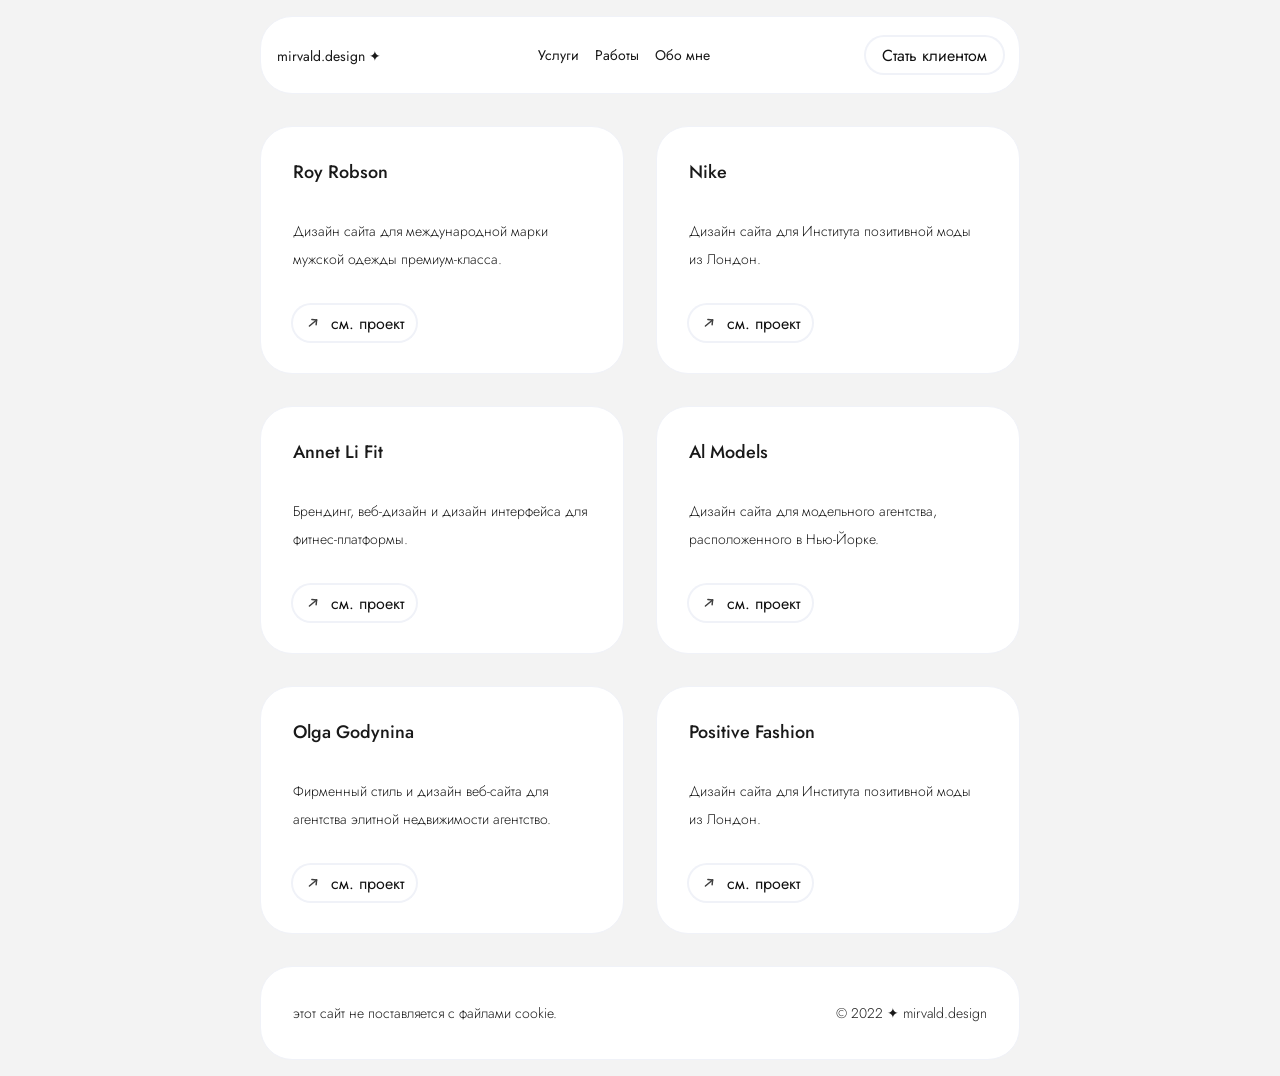
<file: websites.html>
<!DOCTYPE html>
<html>

<head>
    <meta charset="utf-8" />
    <meta http-equiv="X-UA-Compatible" content="IE=edge" />
    <title>mirvald.design</title>
    <meta name="description" content="" />
    <meta name="viewport" content="width=device-width, initial-scale=1" />
    <link rel="stylesheet" href="style/style.css" />
    <link rel="stylesheet" href="style/fonts.css" />
    <link rel="stylesheet" href="style/websites.css" />
    <link rel="stylesheet" href="style/ui.css" />
    <script defer data-domain="mirvald.design" src="https://plausible.io/js/script.js"></script>
</head>

<body>
    <div class="main">

        <div class="wrap-websites">

            <!-- Navigation -->
            <div class="nav">
                <div>
                    <a href="index.html" class="logo">mirvald.design ✦</a>
                </div>
                <div class="nav-area">
                    <a class="nav-area-items" href="/">Услуги</a>
                    <a class="nav-area-items" href="/">Работы</a>
                    <a class="nav-area-items" href="branding.html">Обо мне</a>
                </div>
                <div class='nav-part2'>
                    <div class="btn-see">
                        <a href="mailto:mirvald.vadim@icloud.com">Стать клиентом</a>
                    </div>
                </div>

            </div>
            <!-- Navigation -->

            <!-- roy robson -->
            <div class="block-wrapper">
                <h2>Roy Robson</h2>
                <p>Дизайн сайта для международной марки мужской одежды премиум-класса.
                </p>
                <div class="btn-see">
                    <img src="img/icons/Arrow.svg" />
                    <a href='/'>см. проект</a>
                </div>
            </div>
            <!-- roy robson -->

            <!-- nike -->
            <div class="block-wrapper">
                <h2>Nike</h2>
                <p>Дизайн сайта для Института позитивной моды из
                    Лондон.
                </p>
                <div class="btn-see">
                    <img src="img/icons/Arrow.svg" />
                    <a href='/'>см. проект</a>
                </div>
            </div>
            <!-- nike -->

            <!-- annet li fit -->
            <div class="block-wrapper">
                <h2>Annet Li Fit</h2>
                <p>Брендинг, веб-дизайн и дизайн интерфейса для фитнес-платформы.
                </p>
                <div class="btn-see">
                    <img src="img/icons/Arrow.svg" />
                    <a href='/'>см. проект</a>
                </div>
            </div>
            <!-- annet li fit -->

            <!-- al models -->
            <div class="block-wrapper">
                <h2>Al Models</h2>
                <p>Дизайн сайта для модельного агентства, расположенного в Нью-Йорке.
                </p>
                <div class="btn-see">
                    <img src="img/icons/Arrow.svg" />
                    <a href='/'>см. проект</a>
                </div>
            </div>
            <!-- al models -->

            <!-- olga godynina -->
            <div class="block-wrapper">
                <h2>Olga Godynina</h2>
                <p>Фирменный стиль и дизайн веб-сайта для агентства элитной недвижимости
                    агентство.
                </p>
                <div class="btn-see">
                    <img src="img/icons/Arrow.svg" />
                    <a href='/'>см. проект</a>
                </div>
            </div>
            <!-- olga godynina -->

            <!-- positive fashion -->
            <div class="block-wrapper">
                <h2>Positive Fashion</h2>
                <p>Дизайн сайта для Института позитивной моды из
                    Лондон.
                </p>
                <div class="btn-see">
                    <img src="img/icons/Arrow.svg" />
                    <a href='/'>см. проект</a>
                </div>
            </div>
            <!-- positive fashion -->

            <div class="footer-container">
                <p>этот сайт не поставляется с файлами cookie.</p>
                <p>© 2022 ✦ mirvald.design</p>
            </div>

        </div>

    </div>
</body>

</html>
</file>
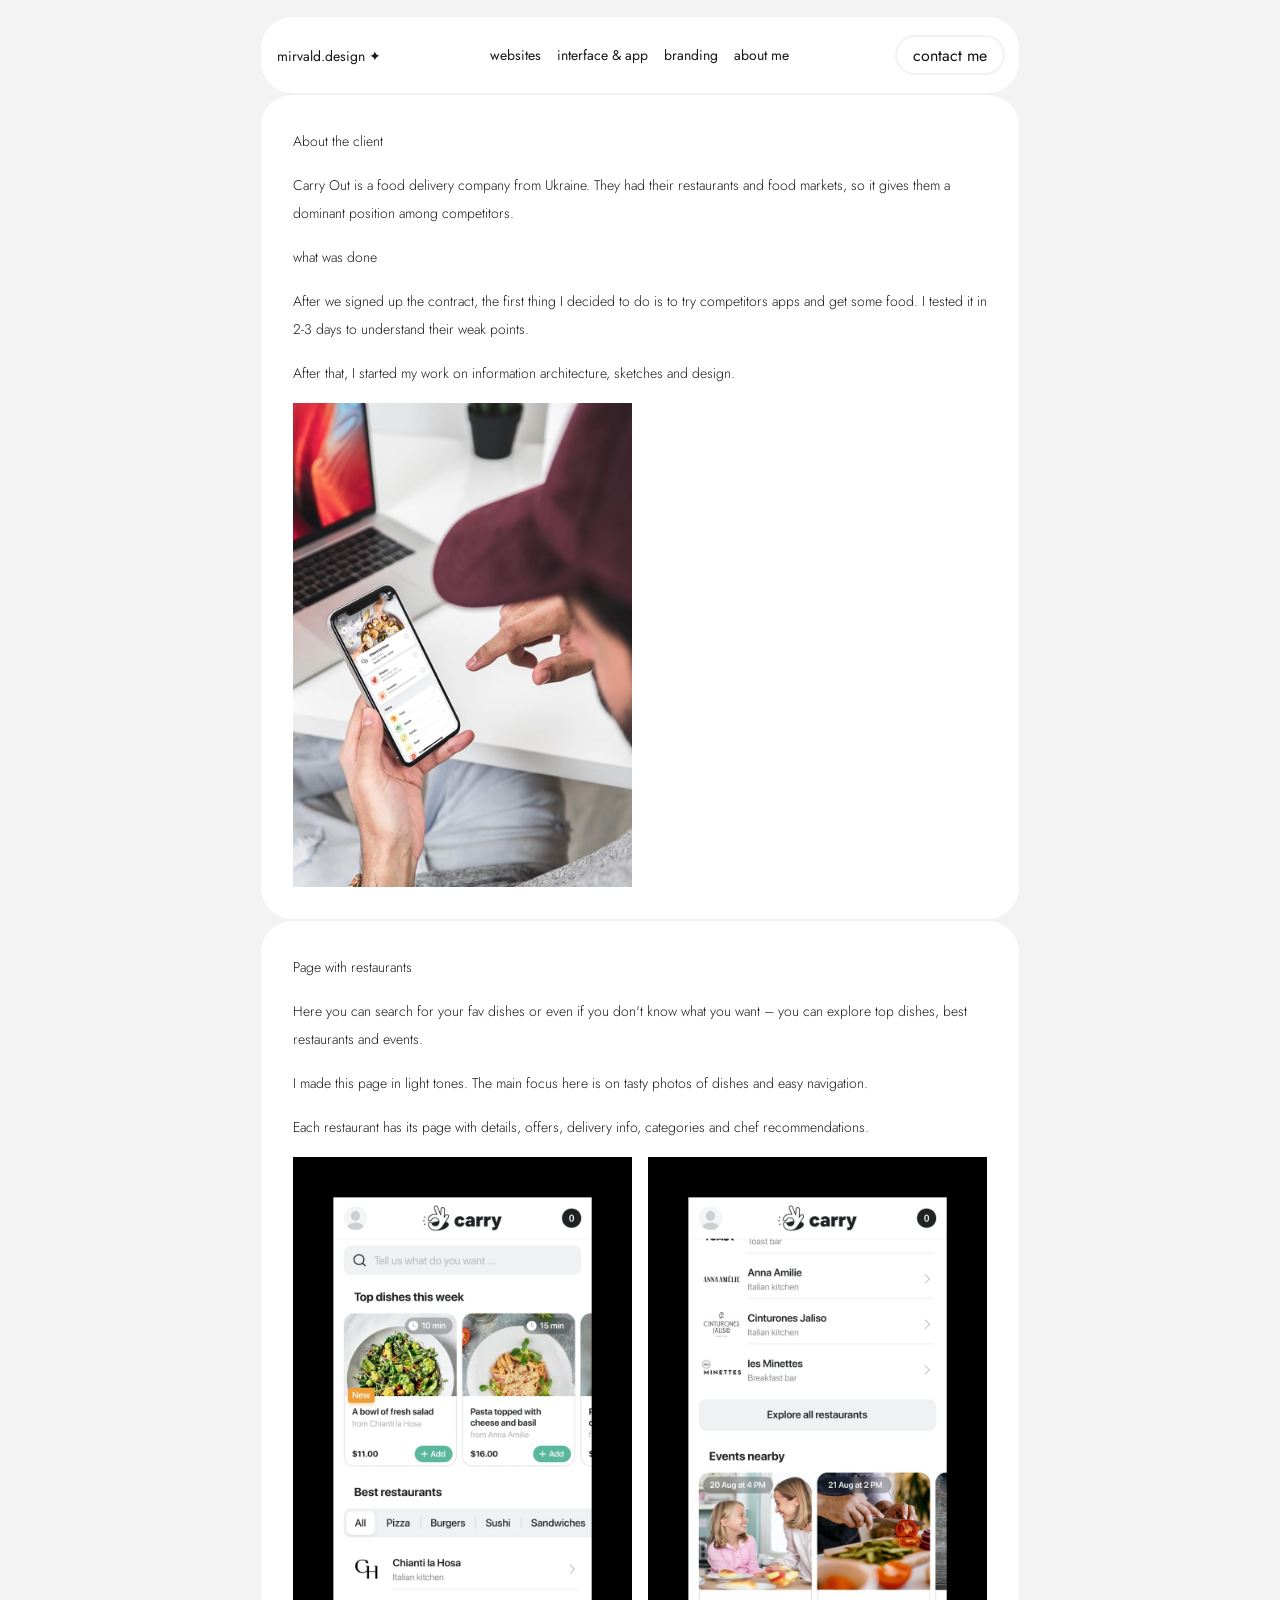
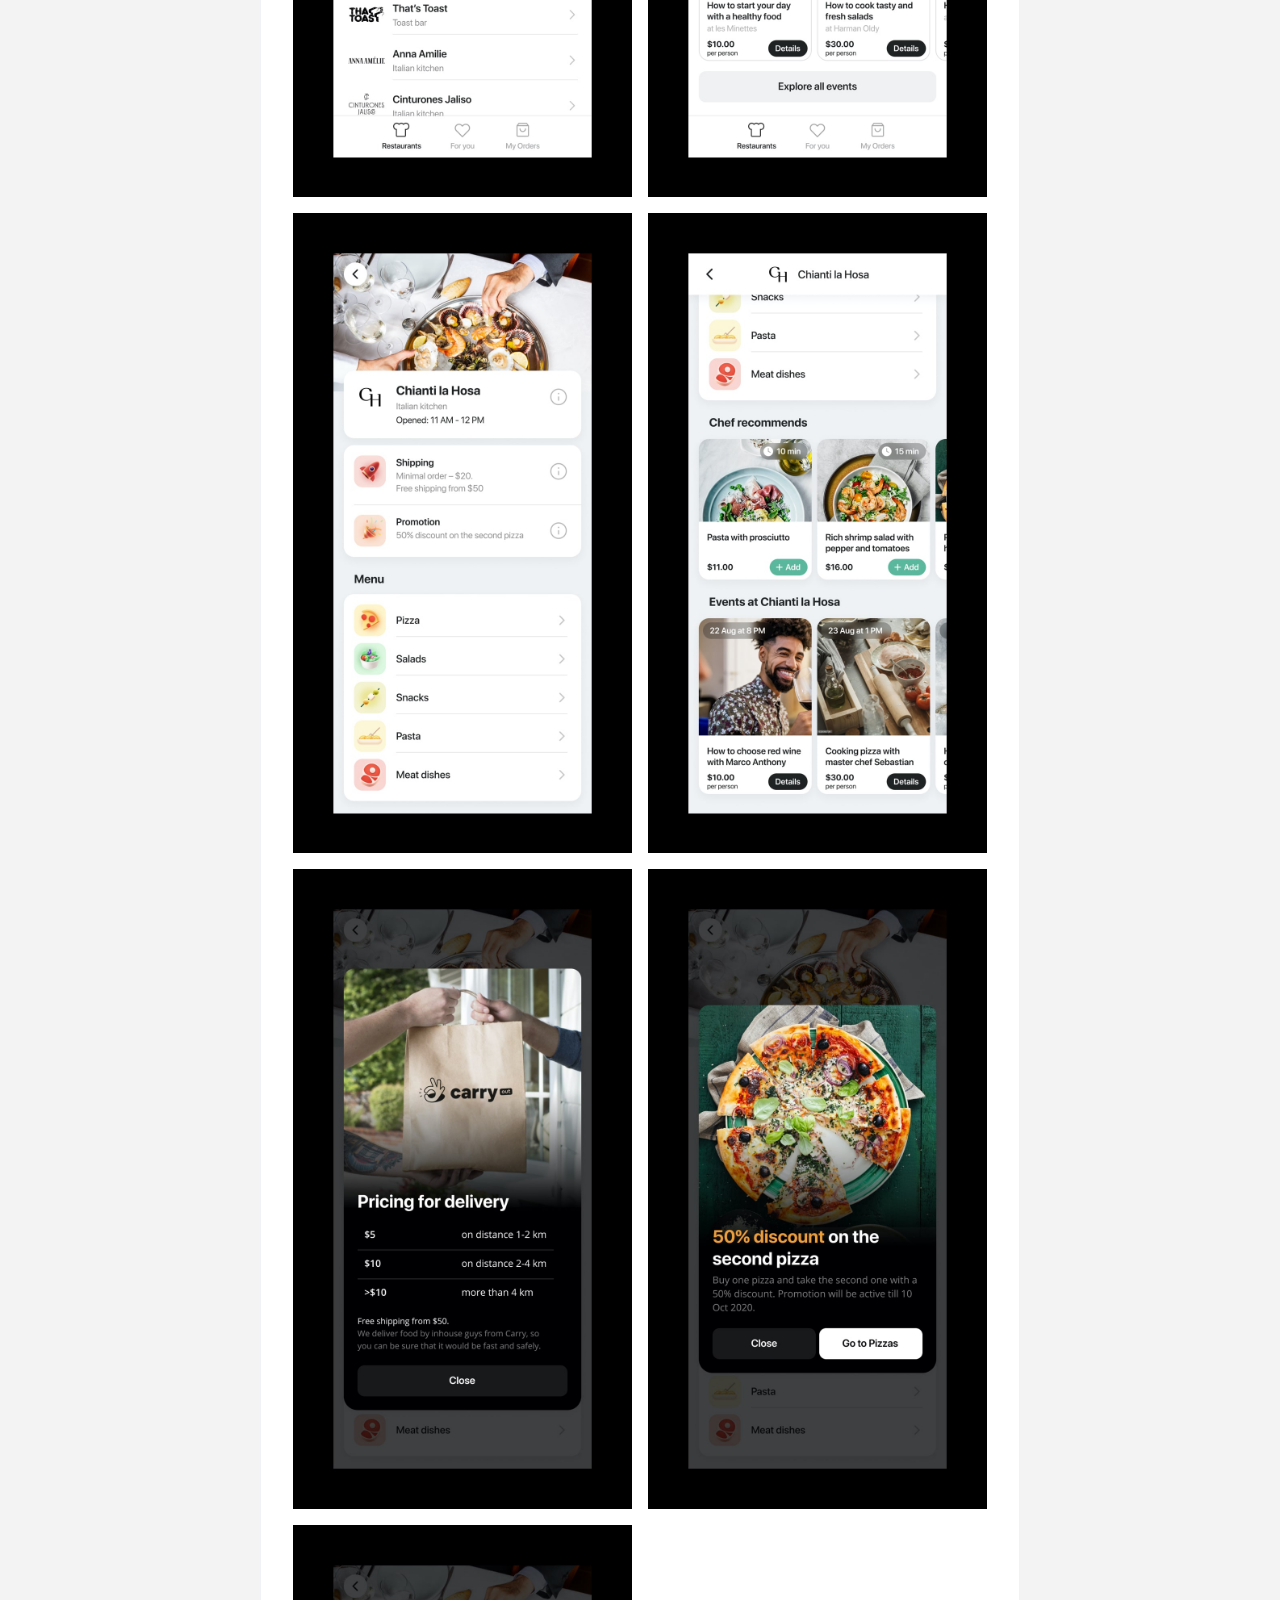
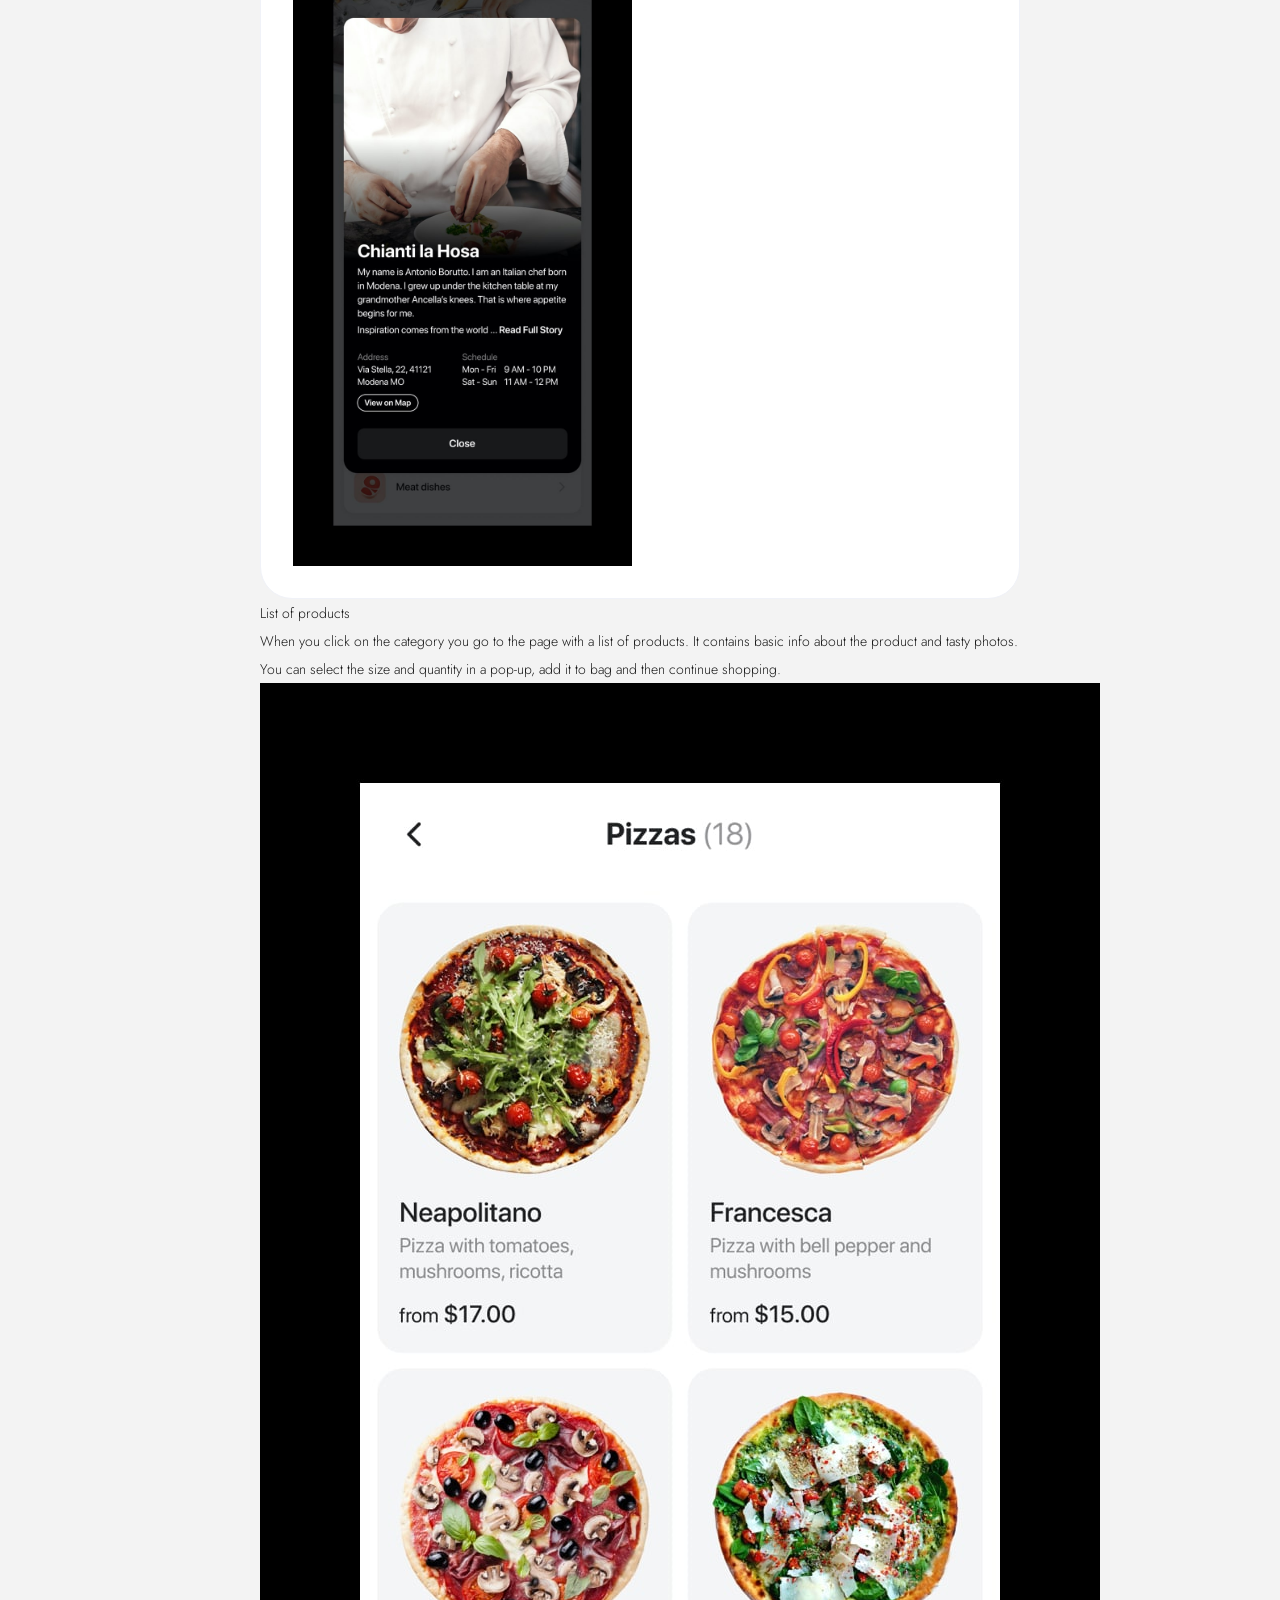
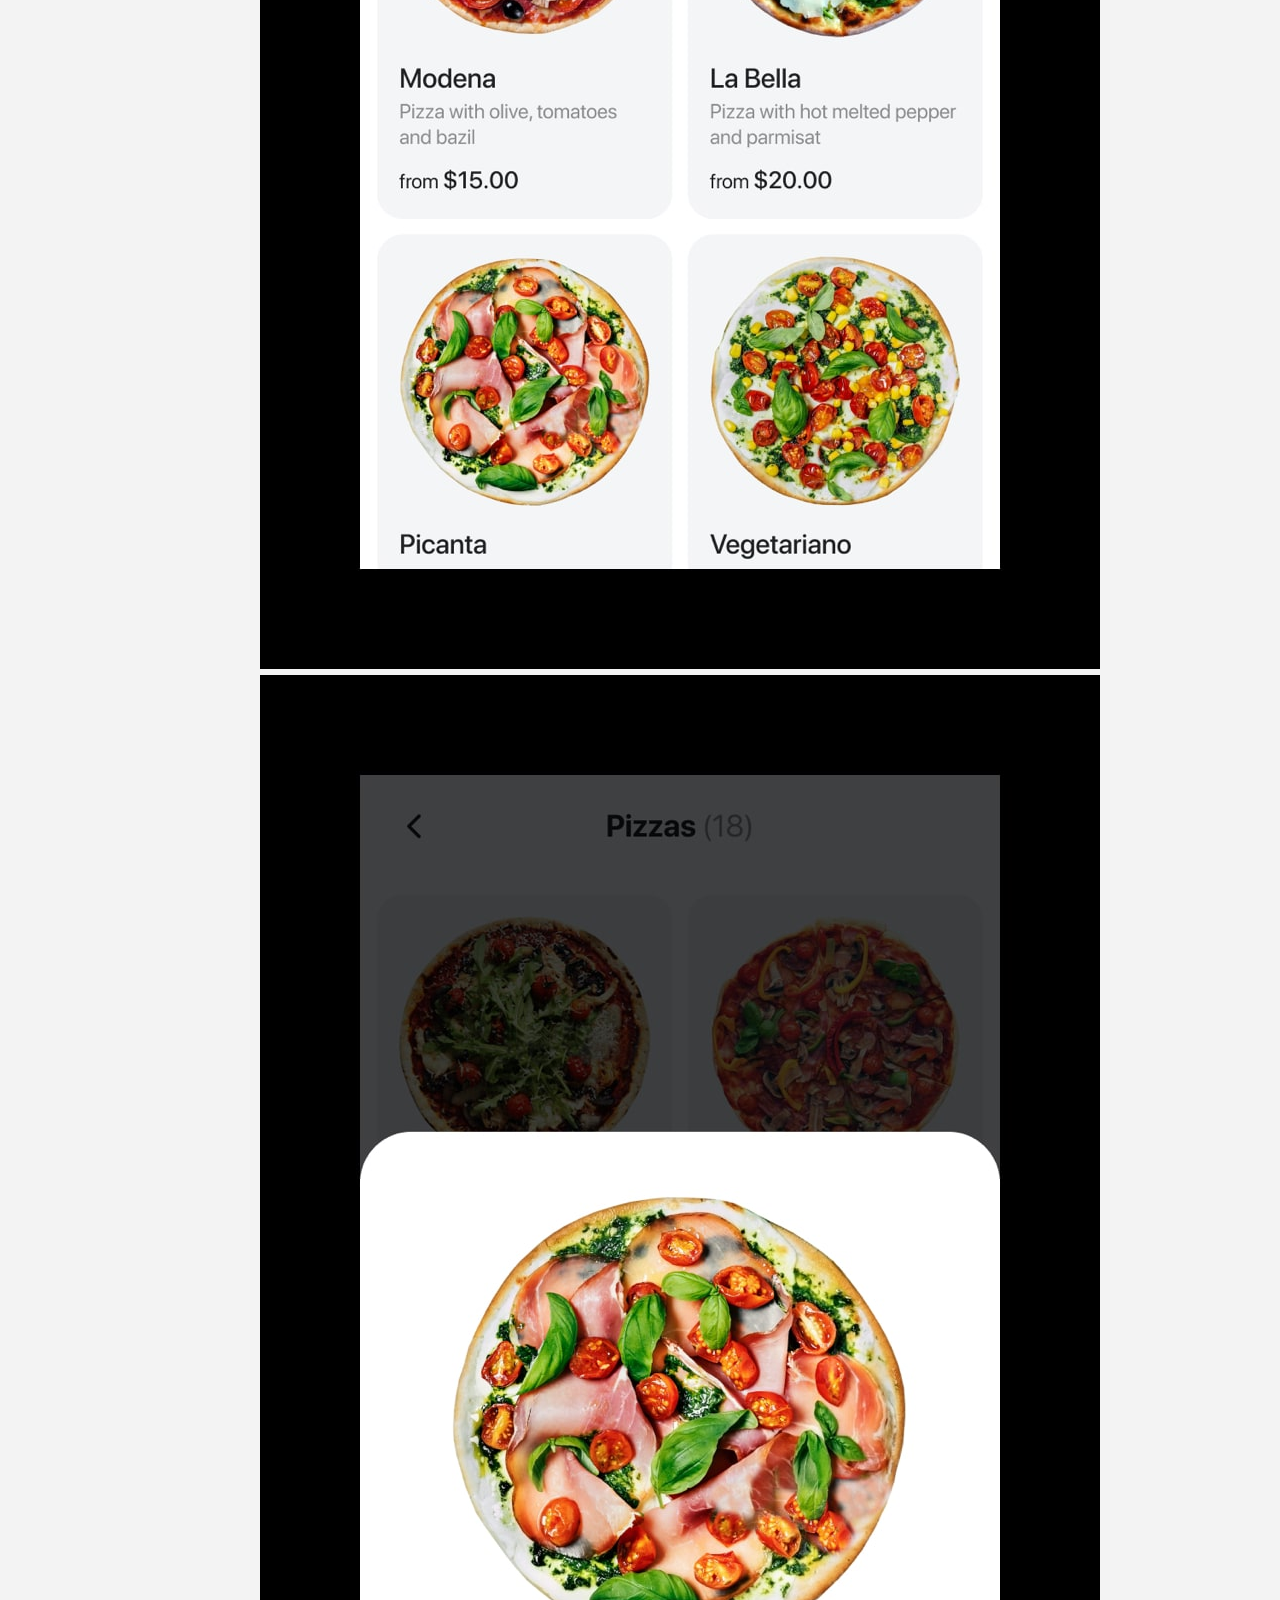
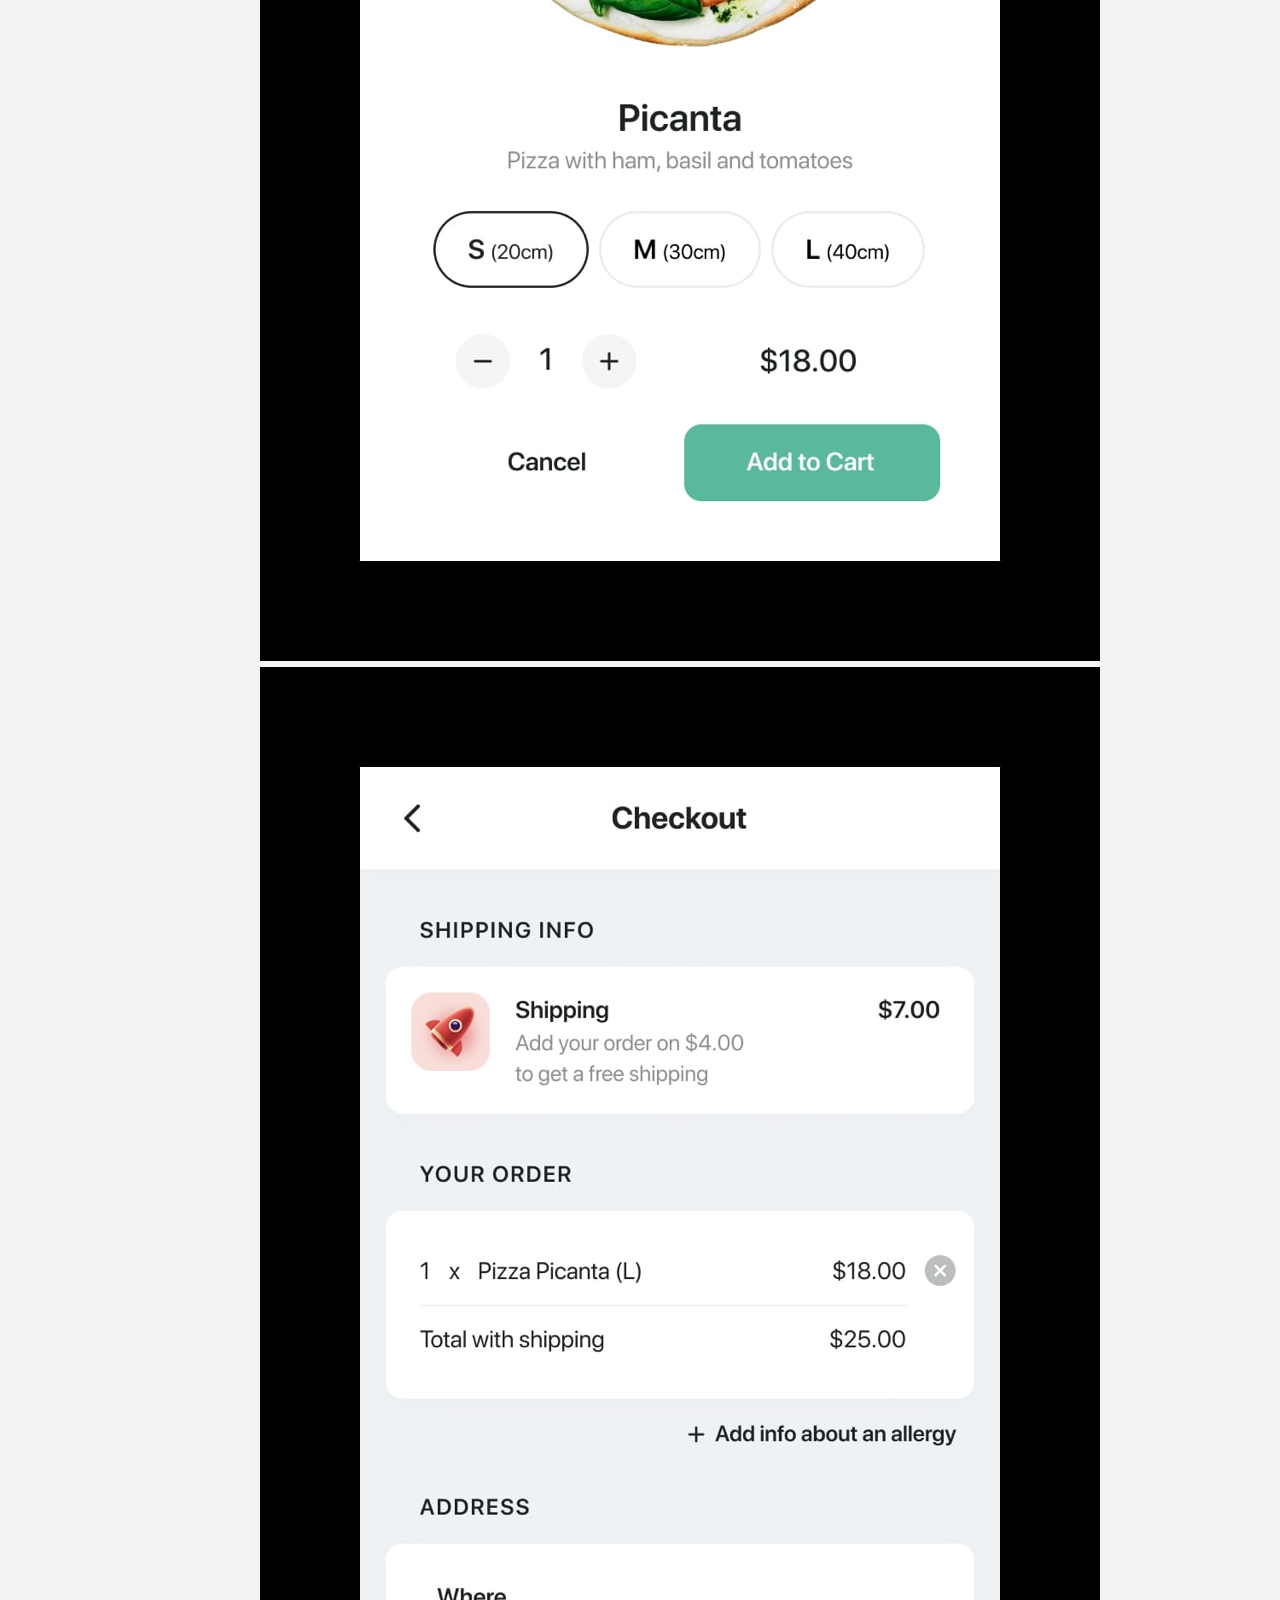
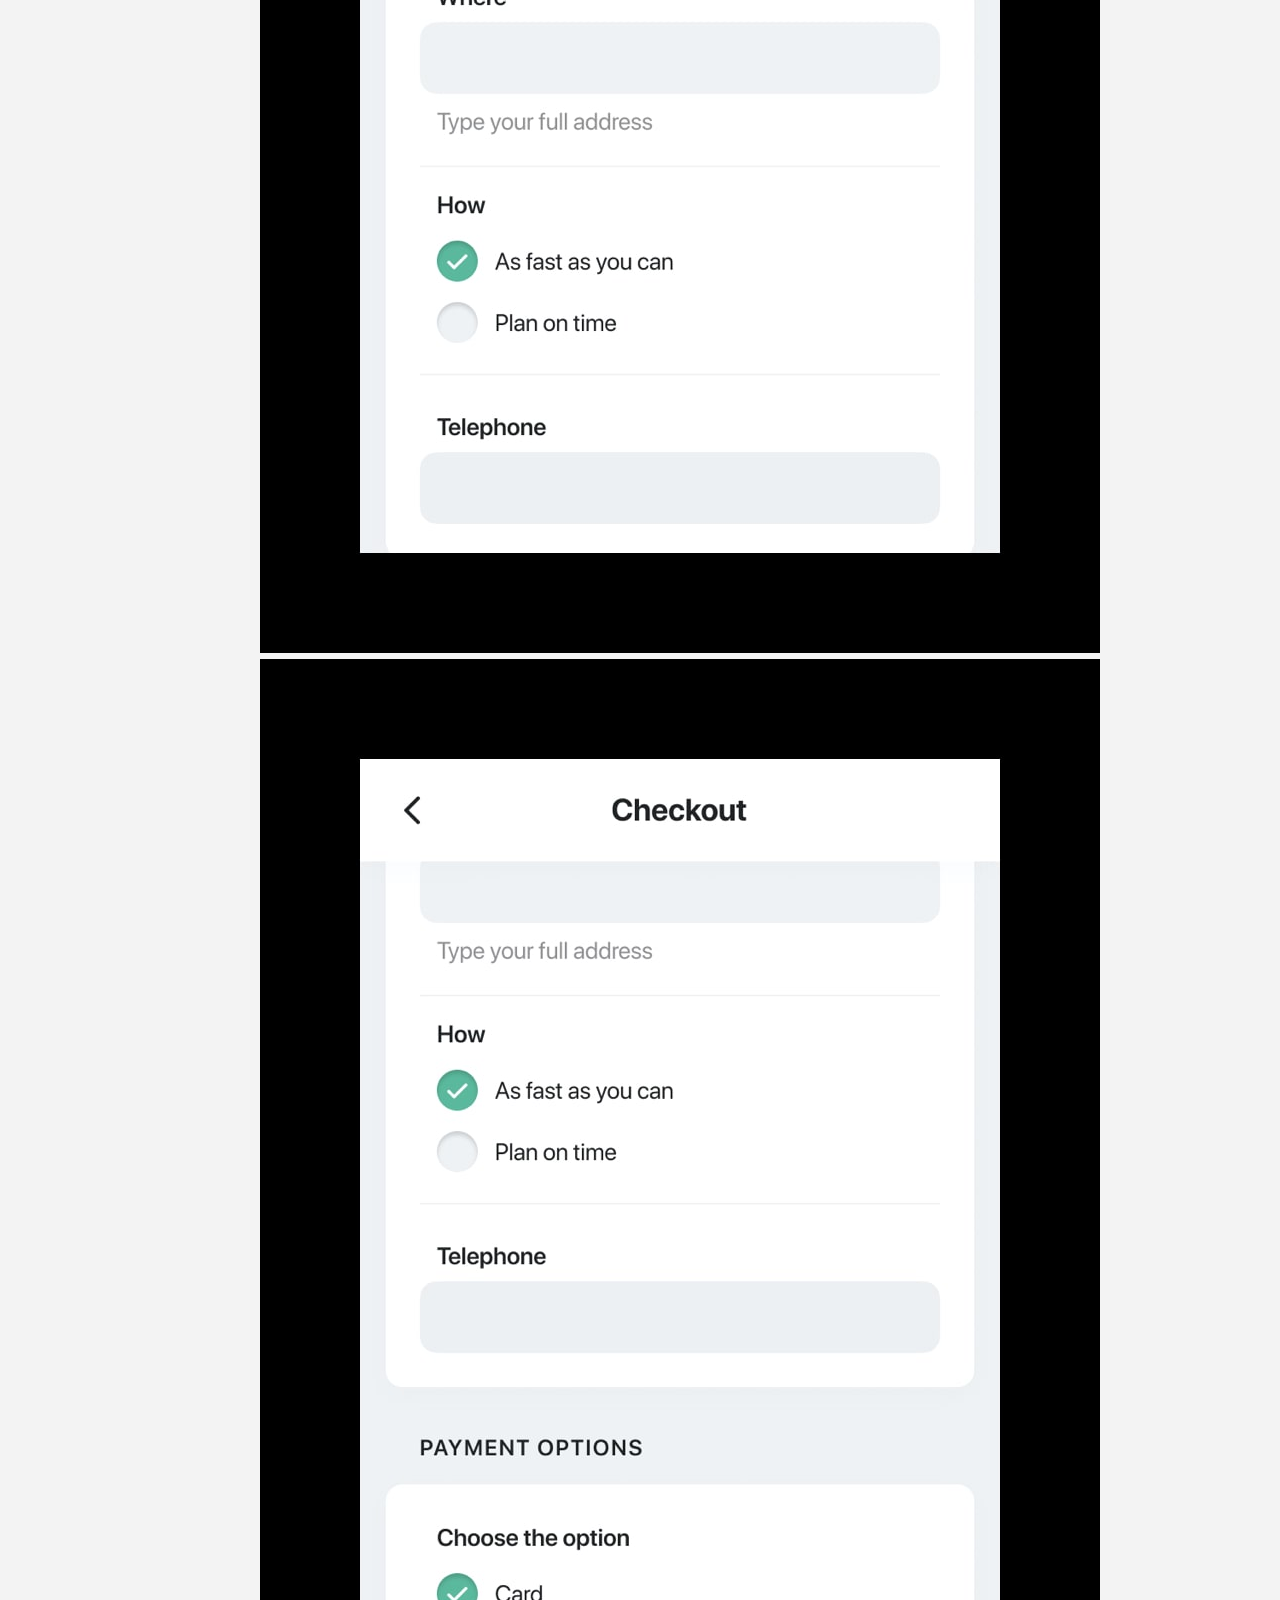
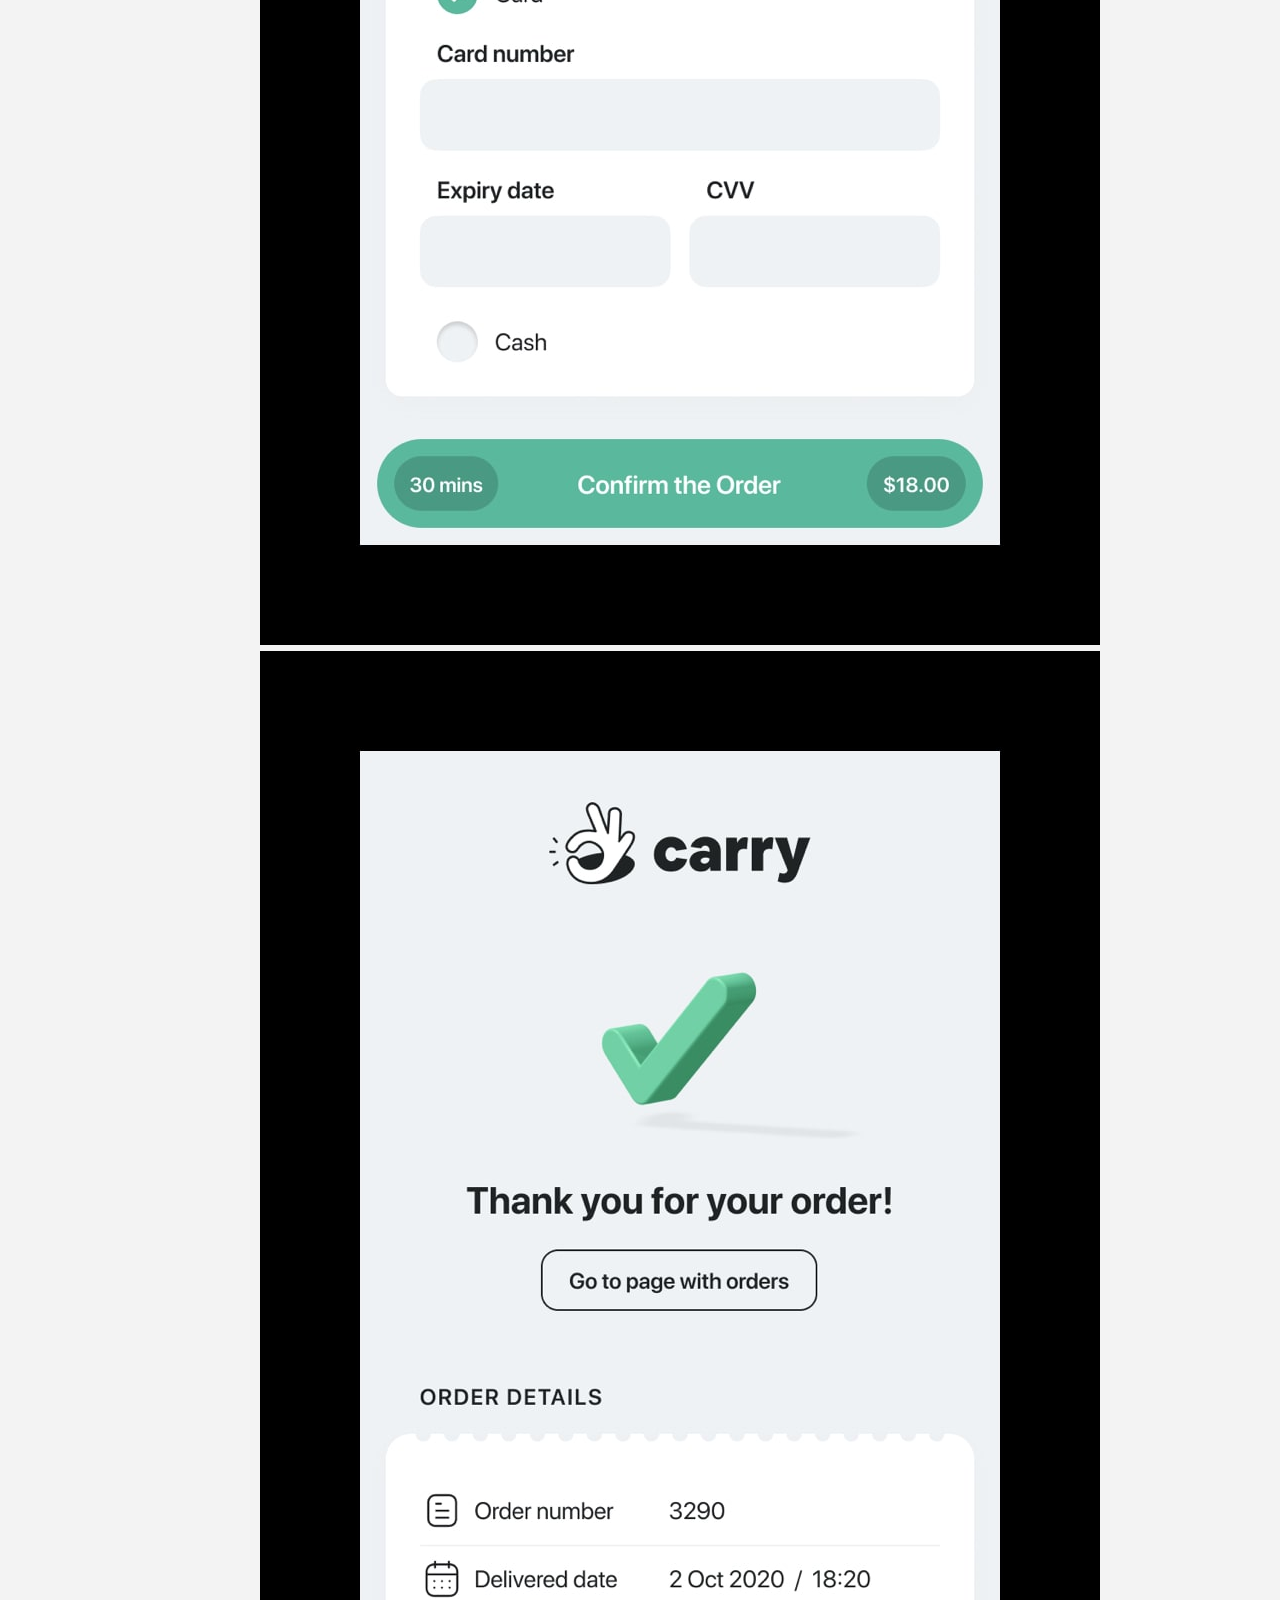
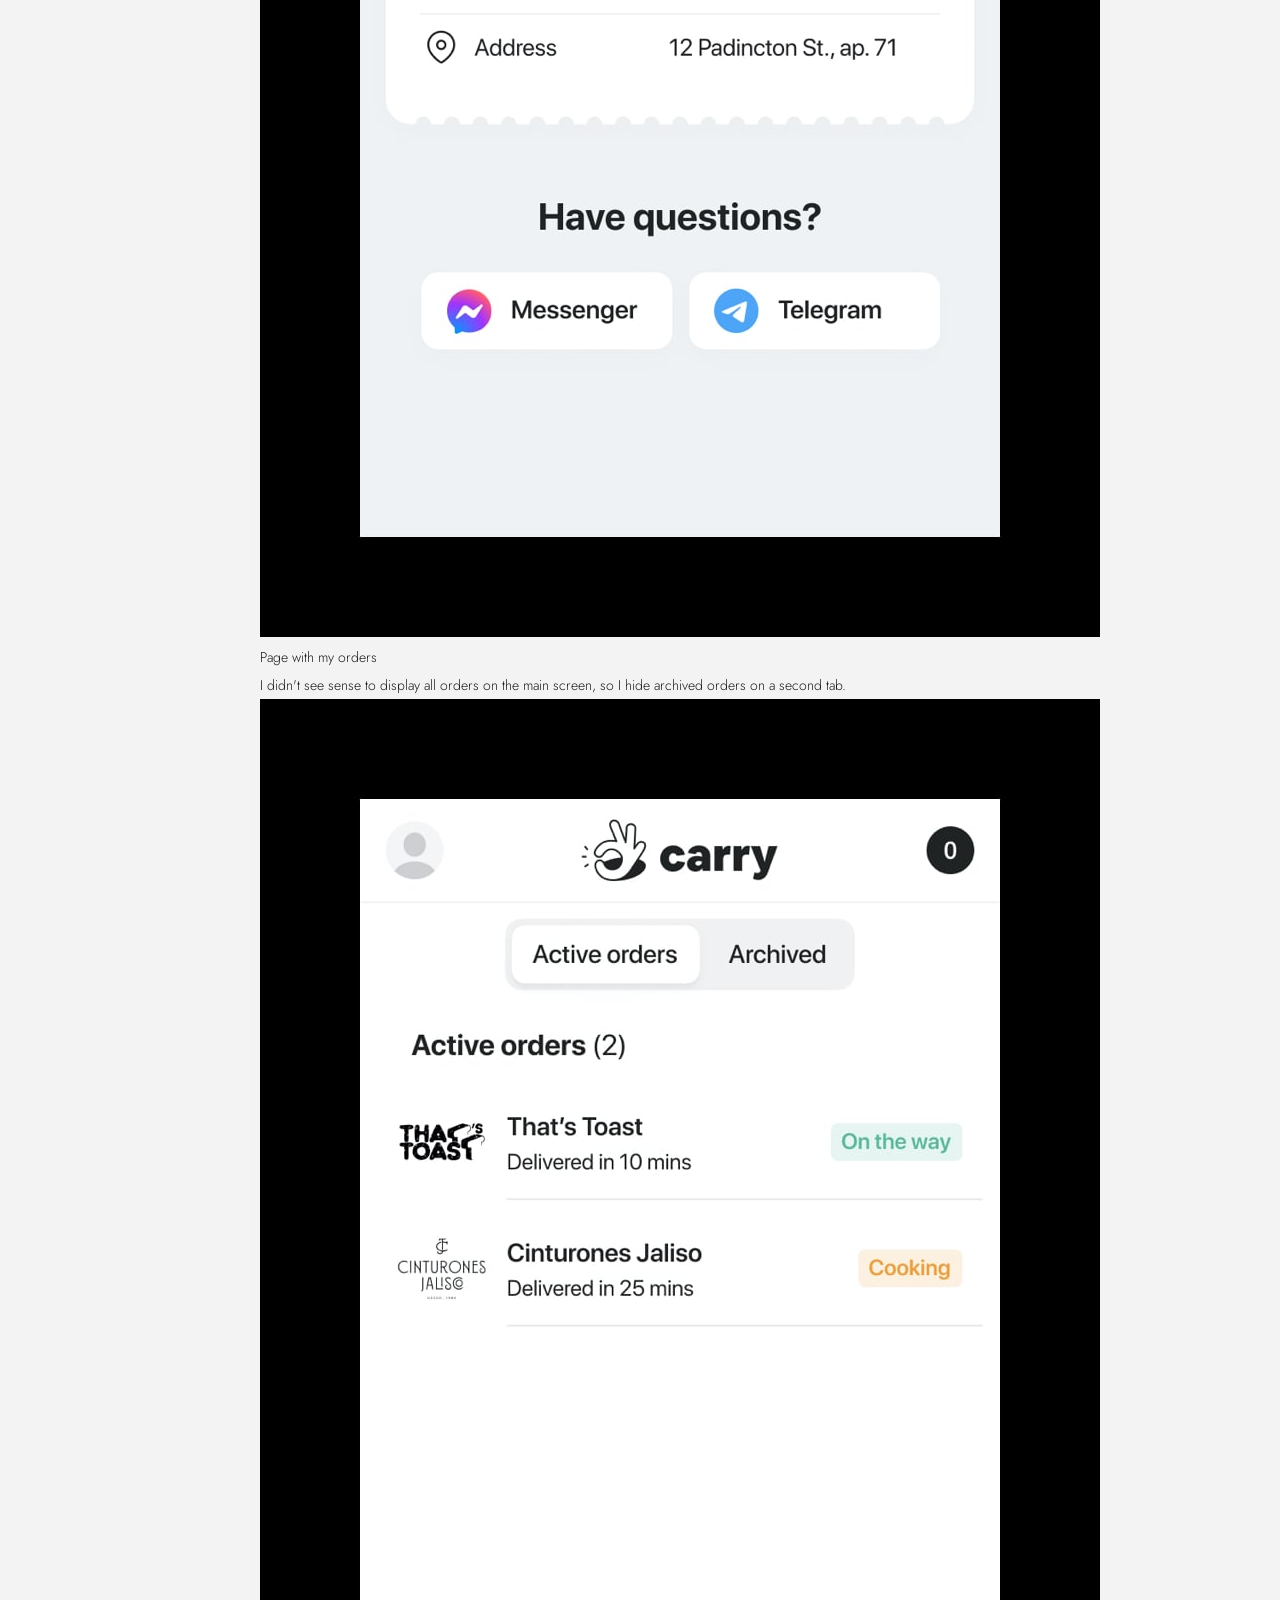
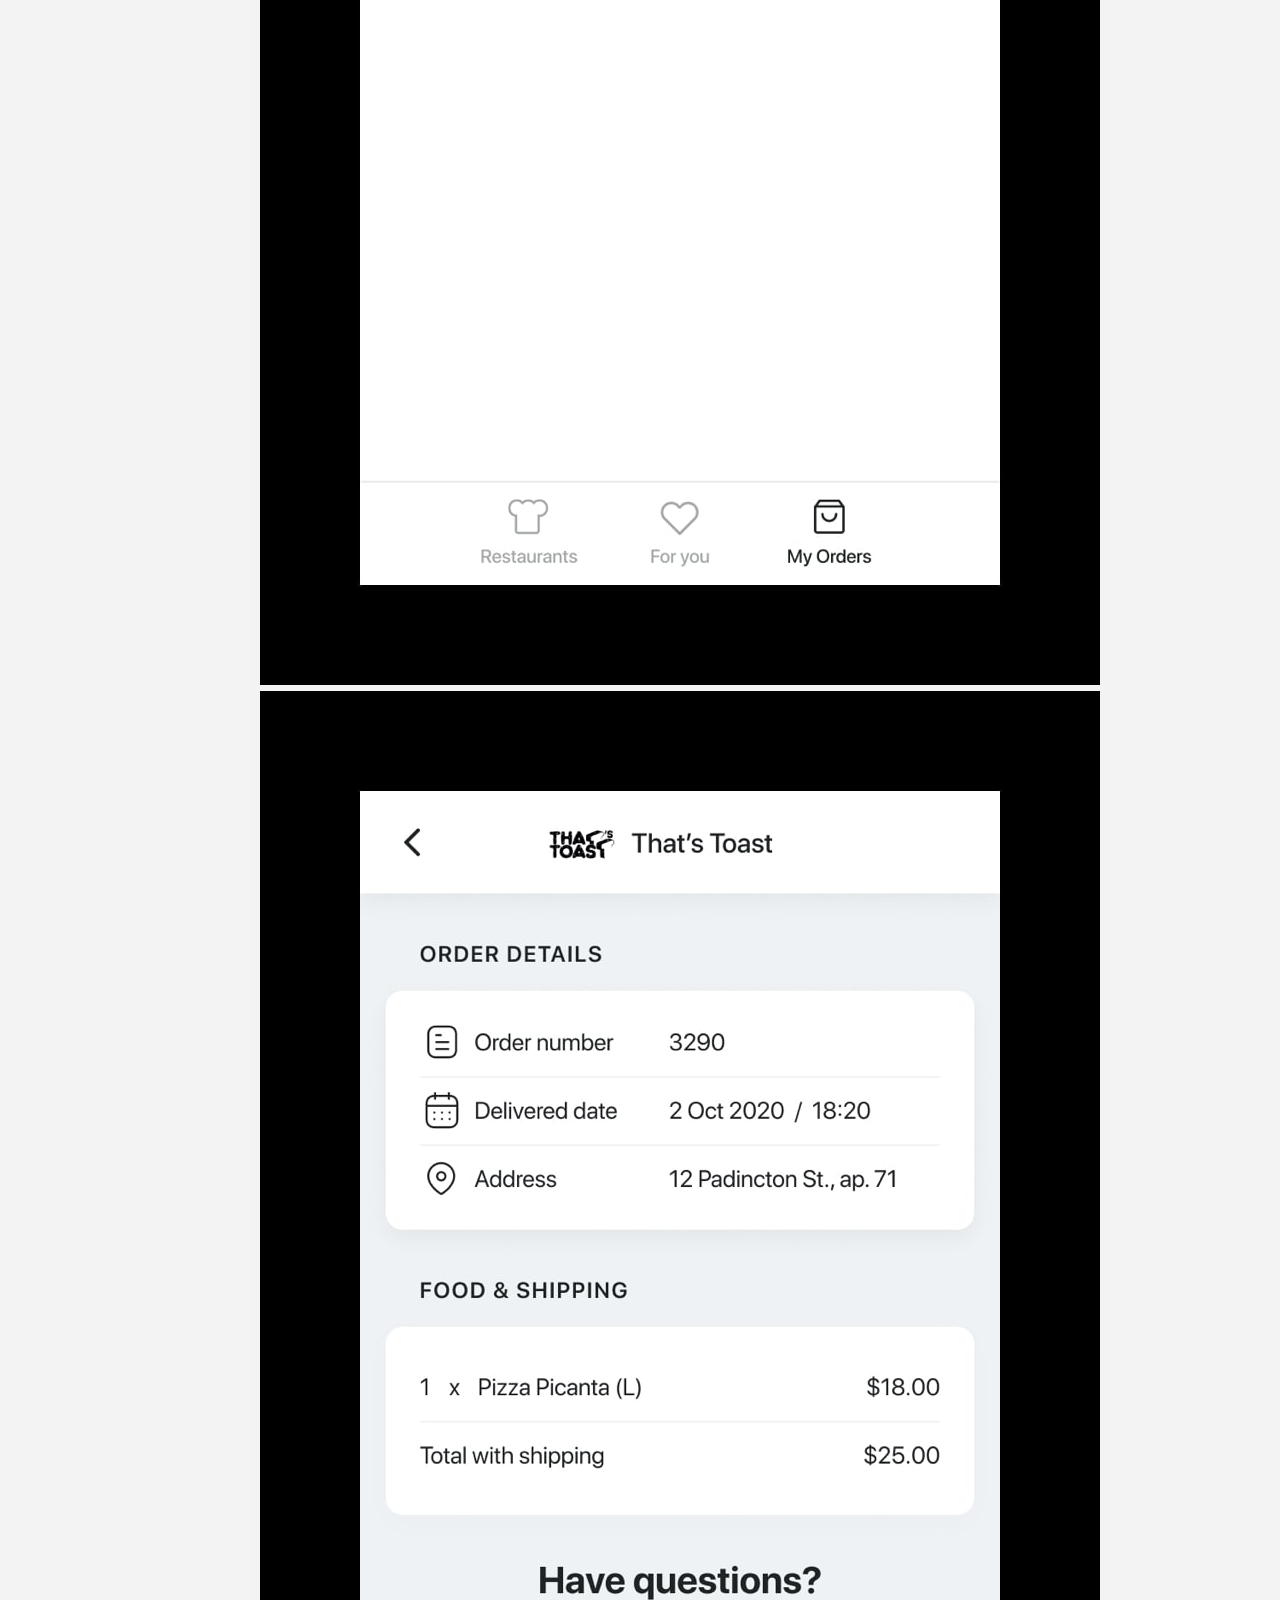
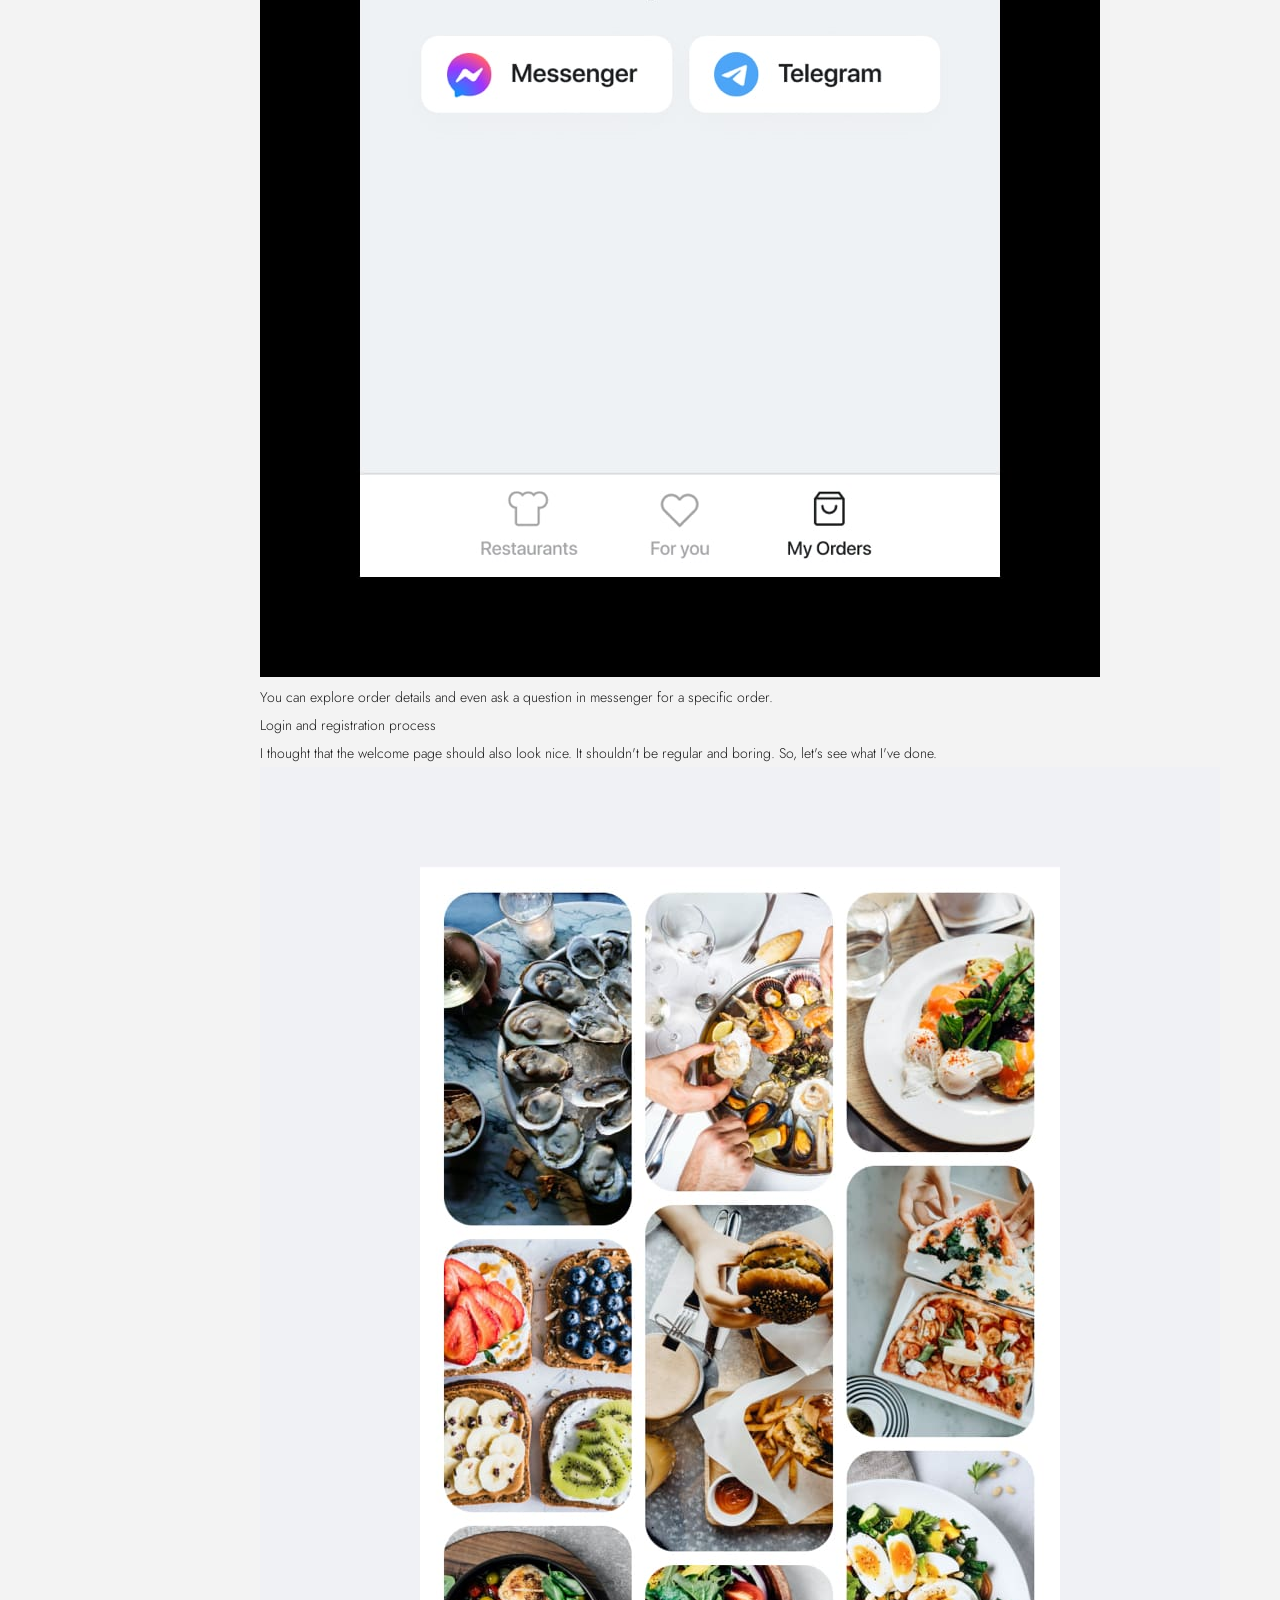
<file: ui/carry.html>
<!DOCTYPE html>

<html>

<head>
    <meta charset="utf-8" />
    <meta http-equiv="X-UA-Compatible" content="IE=edge" />
    <title>mirvald.design</title>
    <meta name="description" content="" />
    <meta name="viewport" content="width=device-width,initial-scale=1.0" />
    <link rel="stylesheet" href="../style/style.css" />
    <link rel="stylesheet" href="../style/fonts.css" />
    <link rel="stylesheet" href="../style/404.css" />
    <link rel="stylesheet" href="../style/websites.css" />
    <link rel="stylesheet" href="../style/ui.css" />
    <link rel="stylesheet" href="../style/branding.css" />
</head>



<body>
    <div class="main">
        <!-- Navigation -->
        <div class="nav">
            <div>
                <a href="../index.html" class="logo">mirvald.design ✦</a>
            </div>
            <div class="nav-area">
                <a class="nav-area-items" href="../websites.html">websites</a>
                <a class="nav-area-items" href="../ui.html">interface & app</a>
                <a class="nav-area-items" href="../branding.html">branding</a>
                <a class="nav-area-items" href="../about.html">about me</a>
            </div>
            <div class="btn-see">
                <a href="mailto:mirvald.vadim@icloud.com">contact me</a>
            </div>
        </div>
        <!-- Navigation -->
        <div class='ui-wrapper'>
            <p>About the client</p>
            <p>Carry Out is a food delivery company from Ukraine. They had their
                restaurants and food markets, so it gives them a dominant position among competitors.</p>


            <p>what was done</p>
            <p>After we signed up the contract, the first thing I
                decided
                to do is to try competitors apps and get some food. I tested it in 2-3 days to understand
                their
                weak points.</p>
            <p>After that, I started my work on information
                architecture, sketches and design.</p>
            <img src="../img/cover-details--carry-out.jpg" loading="lazy">
        </div>
        <div class='ui-wrapper'>
            <p>Page with restaurants</p>
            <p>Here you can search for your fav dishes or even if you
                don&#x27;t
                know what you want – you can explore top dishes, best restaurants and events.</p>
            <p>I made this page in light tones. The main focus here is on tasty
                photos
                of dishes and easy navigation.</p>
            <p>Each restaurant has its page with details, offers, delivery info,
                categories and chef recommendations.</p>
            <div class='ui-wrapper-img'>
                <img src="../img/carry-1.jpg" loading="lazy">

                <img src="../img/carry-2.jpg" loading="lazy">

                <img src="../img/carry-3.jpg" loading="lazy">
                <img src="../img/carry-4.jpg" loading="lazy">
                <img src="../img/carry-5.jpg" loading="lazy">
                <img src="../img/carry-6.jpg" loading="lazy">
                <img src="../img/carry-7.jpg" loading="lazy">
            </div>

        </div>



        <p>List of products</p>
        <p>When you click on the category you go to the page with a list
            of
            products. It contains basic info about the product and tasty photos.</p>

        <p>You can select the size and quantity in a pop-up, add it to bag and
            then continue shopping.</p>
        <img src="../img/carry-8.jpg" loading="lazy">
        <img src="../img/carry-9.jpg" loading="lazy" alt="">
        <img src="../img/carry-10.jpg" loading="lazy">
        <img src="../img/carry-11.jpg" loading="lazy">
        <img src="../img/carry-12.jpg" loading="lazy">

        <p>Page with my orders</p>
        <p>I didn&#x27;t see sense to display all orders on the main
            screen,
            so I hide archived orders on a second tab.</p>
        <img src="../img/carry-13.jpg" loading="lazy">
        <img src="../img/carry-14.jpg" loading="lazy">

        <p>You can explore order details and even ask a question in messenger
            for
            a specific order.</p>

        <p>Login and registration process</p>
        <p>I thought that the welcome page should also look nice. It
            shouldn&#x27;t be regular and boring. So, let&#x27;s see what I&#x27;ve done.</p>

        <img src="../img/carry-15.jpg" loading="lazy">

        <p>I truly believe that these photos will help make an appetite grow
            stronger.</p>
        <p>The login page begins with a quick login with social networks. If
            somebody wants to log in via email – we have this option too.</p>
        <img src="../img/carry-17.jpg" loading="lazy">
        <img src="../img/carry-16.jpg" loading="lazy">

        <p>The registration page also has two options to make a profile: quick
            sign up via social networks and an old method via email.</p>

        <img src="../img/carry-18.jpg" loading="lazy">
        <img src="../img/carry-19.jpg" loading="lazy">
        <img src="../img/carry-20.jpg" loading="lazy">
        <img src="../img/carry-21.jpg" loading="lazy">
        <img src="../img/carry-22.jpg" loading="lazy">

    </div>




</body>

</html>
</file>
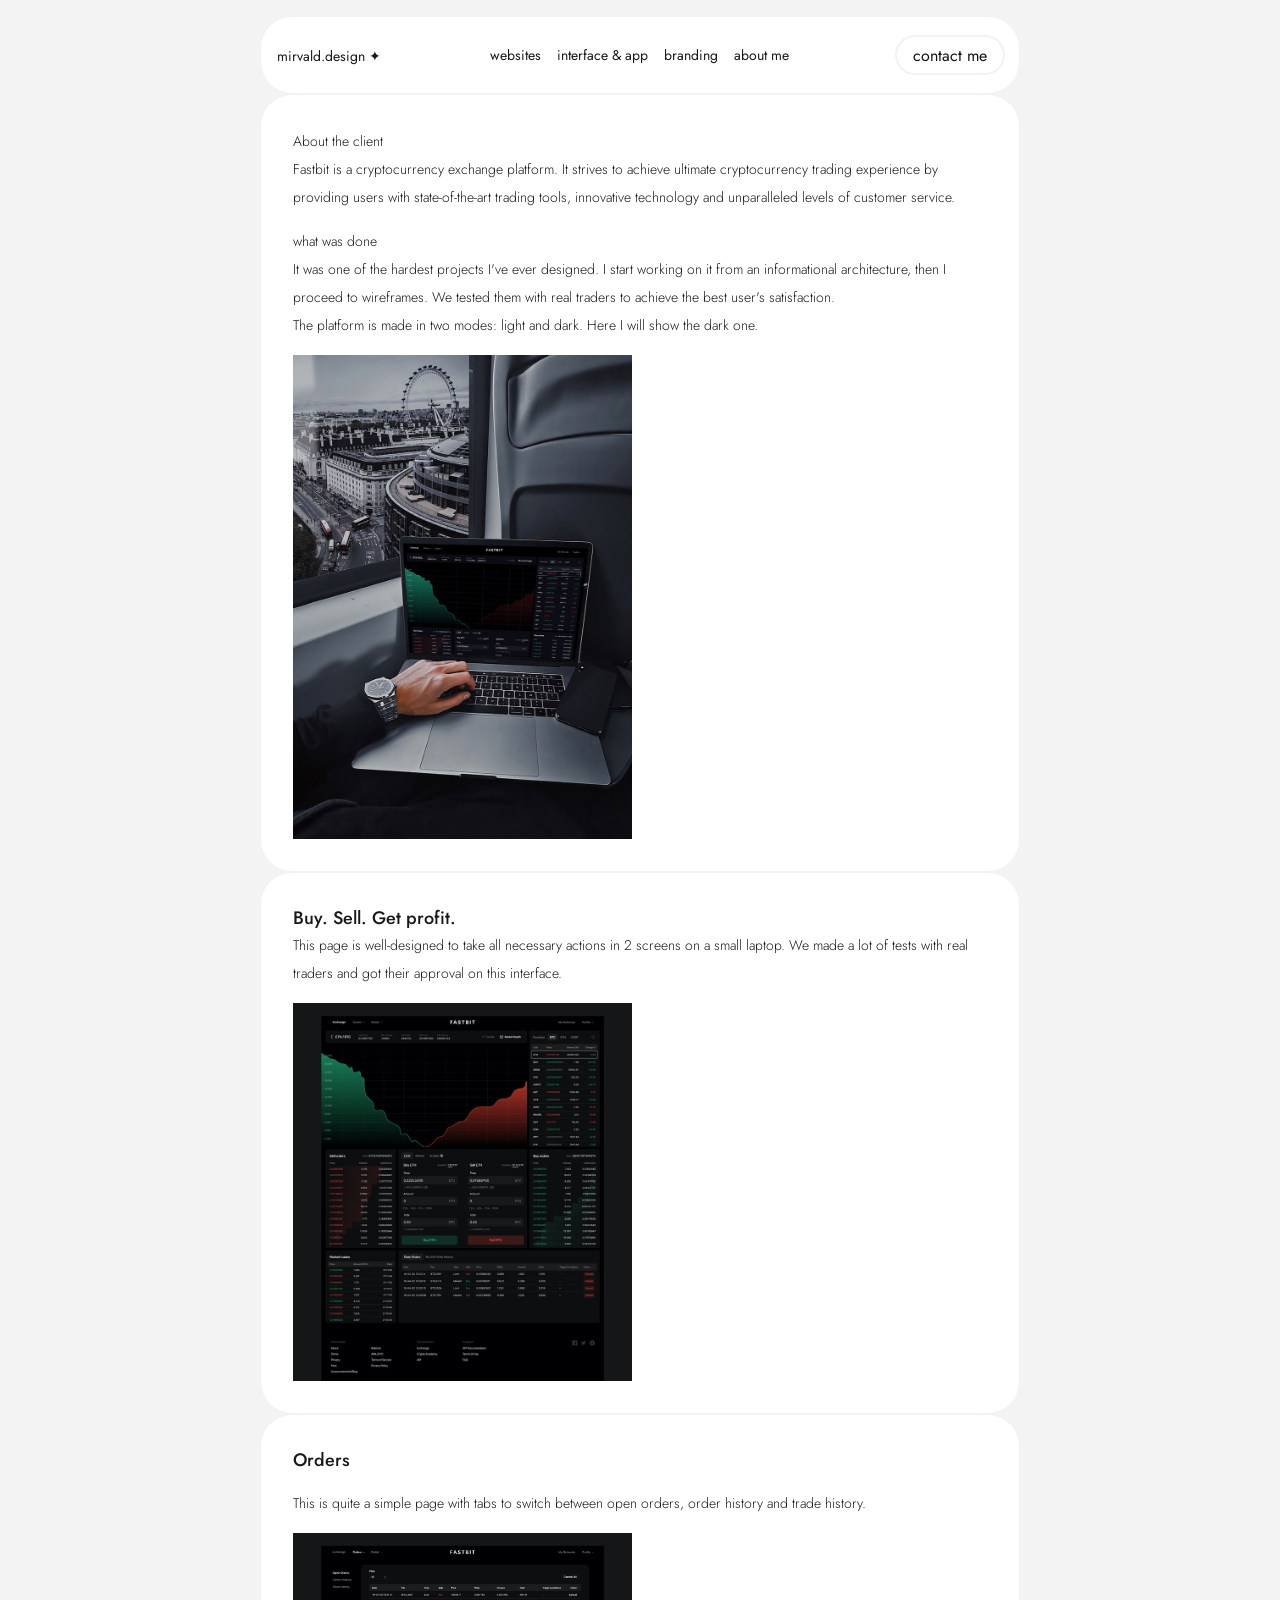
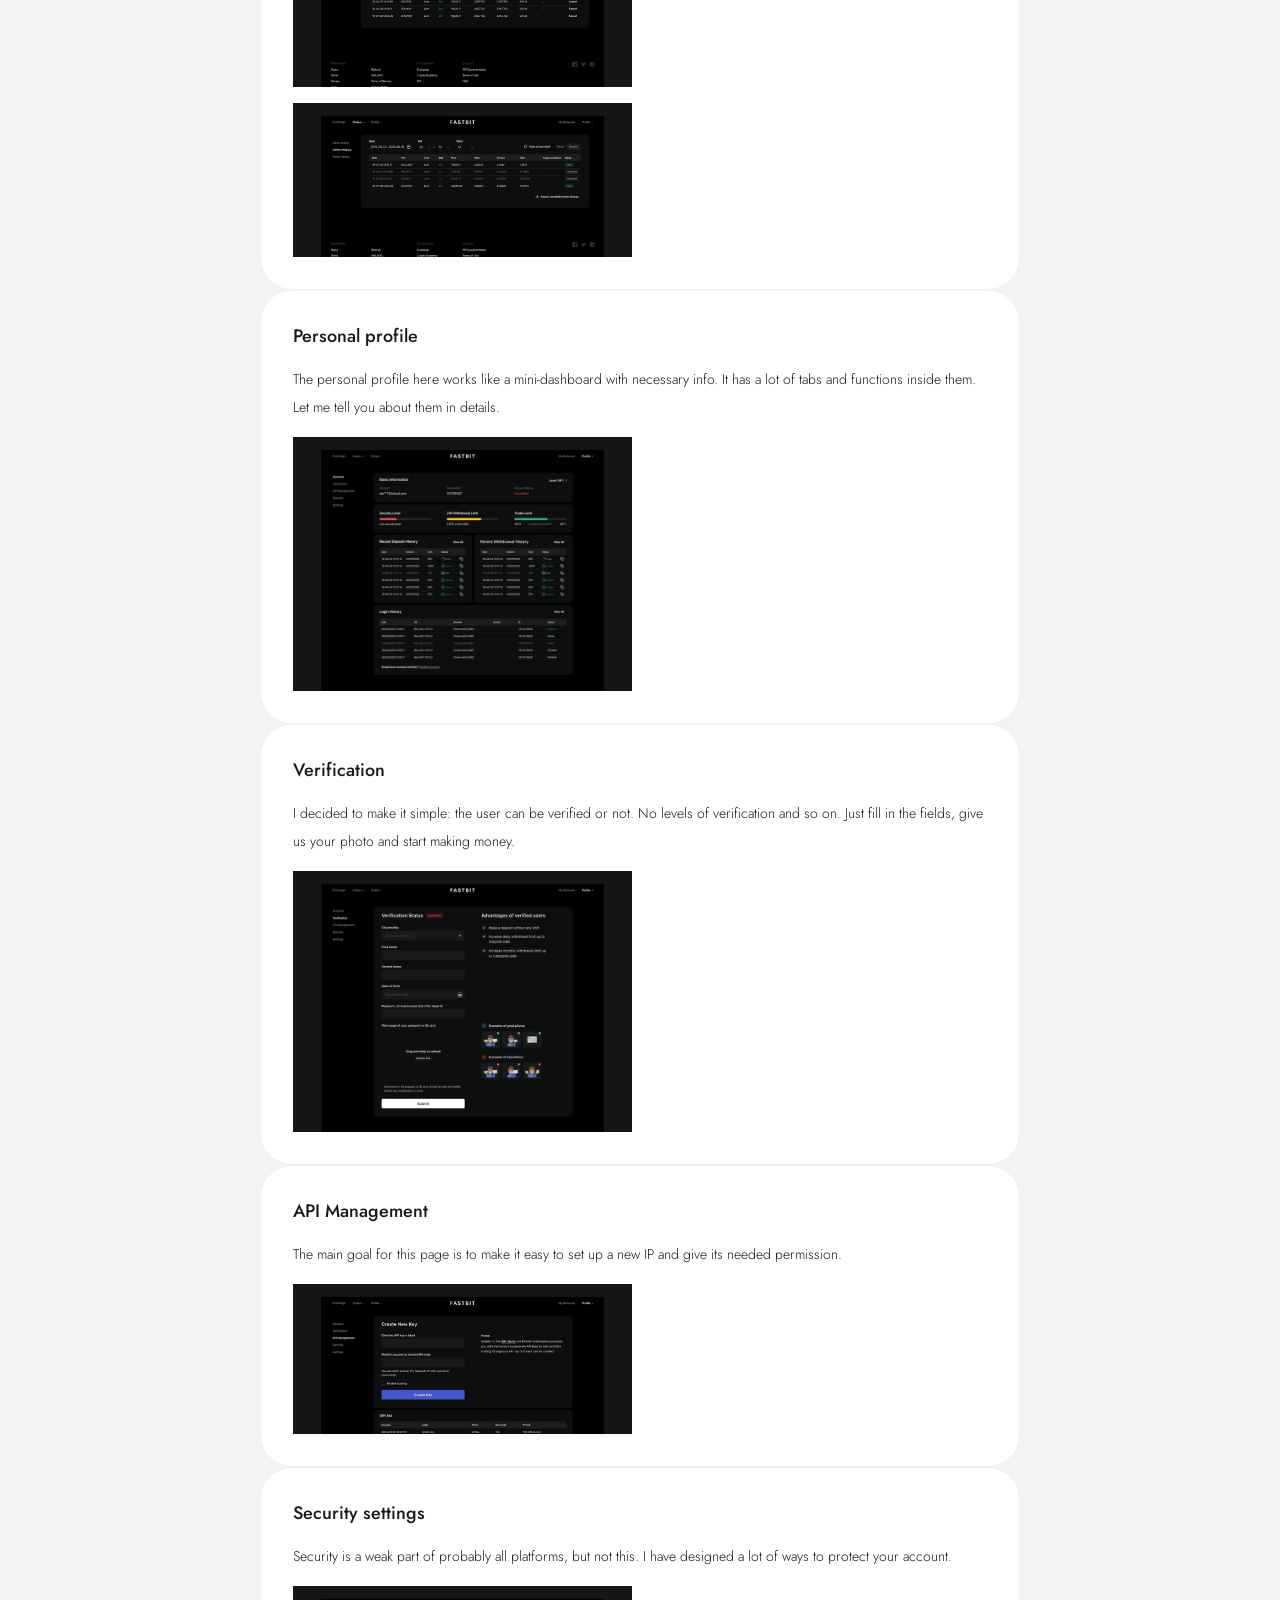
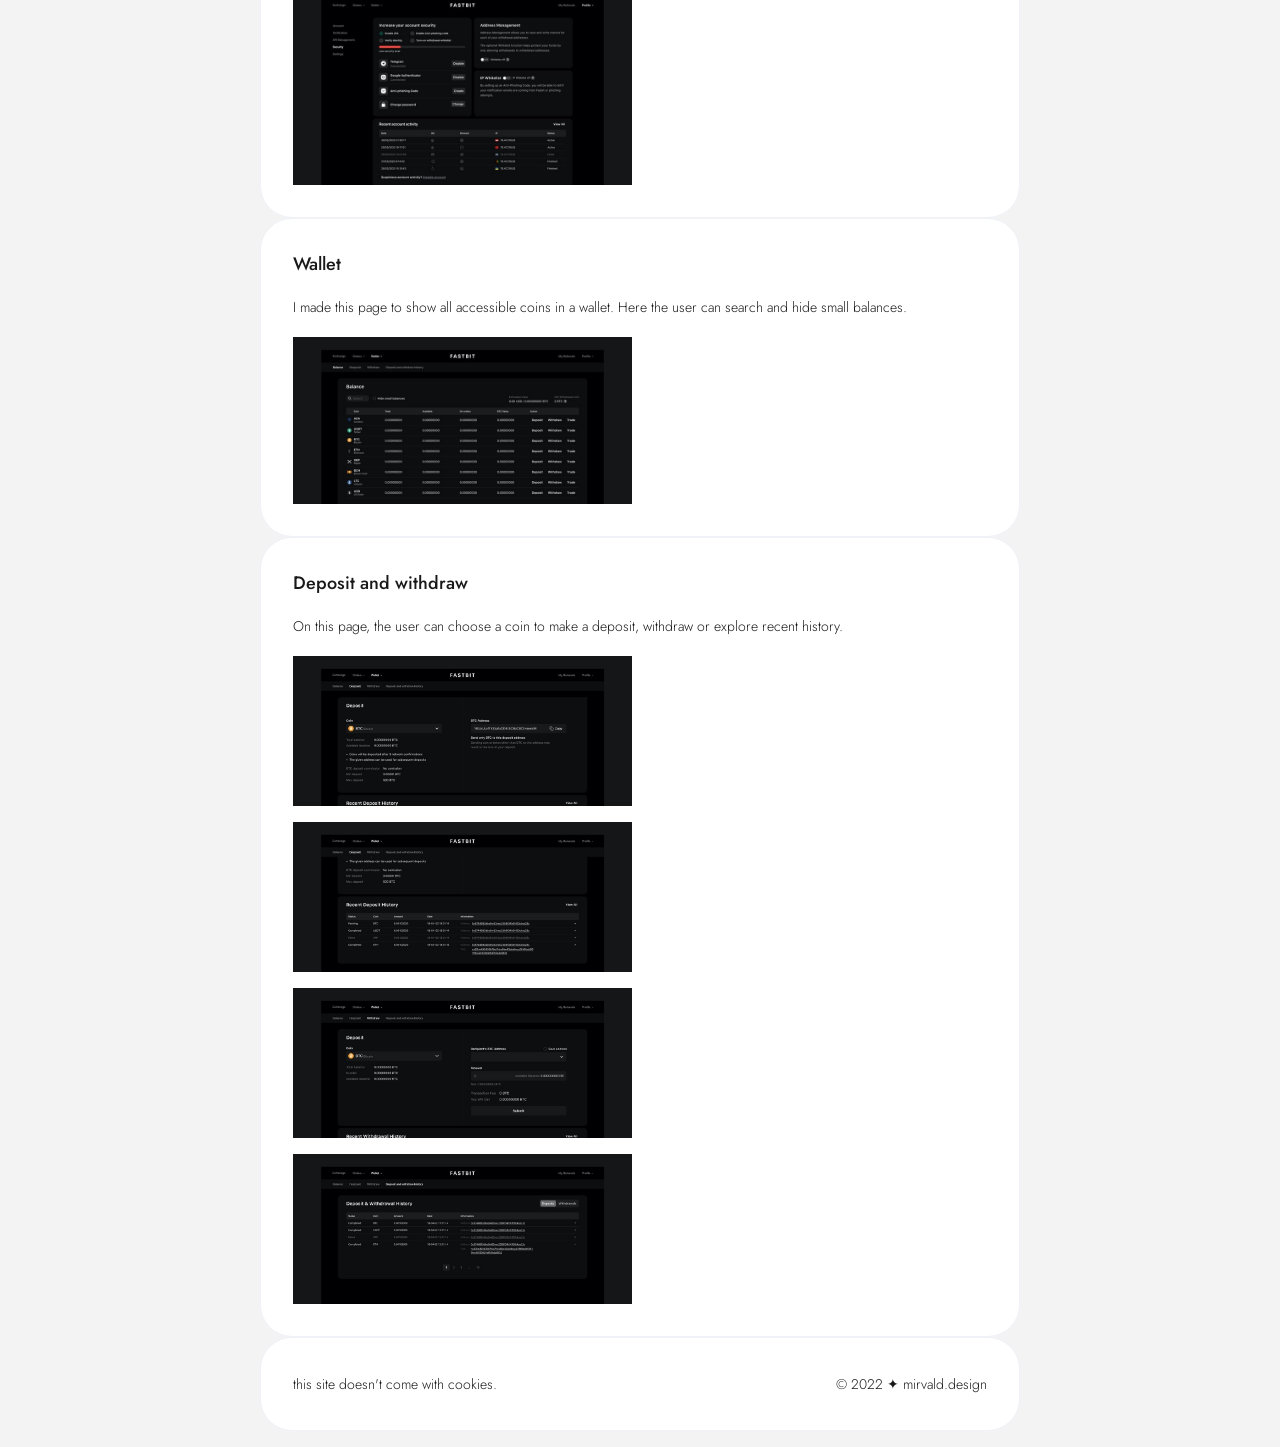
<file: ui/fastbit.html>
<!DOCTYPE html>
<html data-wf-page="5fa9a9a43d00ed85c66e4fb8" data-wf-site="5f831e34dc86b5379d54b616">

<head>
    <meta charset="utf-8" />
    <meta http-equiv="X-UA-Compatible" content="IE=edge" />
    <title>mirvald.design</title>
    <meta name="description" content="" />
    <meta name="viewport" content="width=device-width,initial-scale=1.0" />
    <link rel="stylesheet" href="../style/style.css" />
    <link rel="stylesheet" href="../style/fonts.css" />
    <link rel="stylesheet" href="../style/404.css" />
    <link rel="stylesheet" href="../style/websites.css" />
    <link rel="stylesheet" href="../style/ui.css" />
    <link rel="stylesheet" href="../style/branding.css" />
</head>

<body>
    <div class="main">
        <!-- Navigation -->
        <div class="nav">
            <div>
                <a href="../index.html" class="logo">mirvald.design ✦</a>
            </div>
            <div class="nav-area">
                <a class="nav-area-items" href="../websites.html">websites</a>
                <a class="nav-area-items" href="../ui.html">interface & app</a>
                <a class="nav-area-items" href="../branding.html">branding</a>
                <a class="nav-area-items" href="../about.html">about me</a>
            </div>
            <div class="btn-see">
                <a href="mailto:mirvald.vadim@icloud.com">contact me</a>
            </div>
        </div>
        <!-- Navigation -->
        <div class="fasbit-wrap">
            <div class='ui-wrapper'>
                <div>
                    <p>About the client</p>
                    <p>Fastbit is a cryptocurrency exchange platform. It strives to achieve
                        ultimate cryptocurrency trading experience by providing users with state-of-the-art trading
                        tools, innovative technology and unparalleled levels of customer service.</p>
                </div>
                <div>
                    <p class="p-13-20-semibold">what was done</p>
                    <p class="p--19-25-semibold white white">It was one of the hardest projects I&#x27;ve ever designed.
                        I start working on it from an informational architecture, then I proceed to wireframes. We
                        tested them with real traders to achieve the best user&#x27;s satisfaction.</p>
                    <p class="p--19-25-semibold white white last">The platform is made in two modes: light and dark.
                        Here I will show the dark one.</p>
                </div>
                <img src="../img/cover-details--fastbit-h-photo.jpg" loading="lazy"
                    sizes="(max-width: 479px) 100vw, (max-width: 760px) 84vw, (max-width: 760px) 86vw, 760px"
                    srcset="../img/cover-details--fastbit-h-photo-p-500.jpeg 500w, ../img/cover-details--fastbit-h-photo-p-800.jpeg 800w, ../img/cover-details--fastbit-h-photo.jpg 840w"
                    alt="">
            </div>
            <div class='ui-wrapper'>
                <div>
                    <h2>Buy. Sell. Get profit.</h2>
                    <p>This page is well-designed to take all necessary actions in 2
                        screens on a small laptop. We made a lot of tests with real traders and got their approval on
                        this
                        interface.</p>
                </div>
                <img src="../img/fast-desk-1.jpg" loading="lazy"
                    sizes="(max-width: 479px) 100vw, (max-width: 760px) 84vw, (max-width: 991px) 88vw, (max-width: 760px) 92vw, 760px"
                    srcset="../img/fast-desk-1-p-500.jpeg 500w, ../img/fast-desk-1-p-800.jpeg 800w, ../img/fast-desk-1-p-1080.jpeg 1080w, ../img/fast-desk-1-p-1600.jpeg 1600w, ../img/fast-desk-1-p-2000.jpeg 2000w, ../img/fast-desk-1-p-2600.jpeg 2600w, ../img/fast-desk-1.jpg 2640w"
                    alt="" class="image">
            </div>
            <div class='ui-wrapper'>
                <h2>Orders</h2>
                <p>This is quite a simple page with tabs to switch between open
                    orders, order history and trade history.</p>
                <img src="../img/fast-desk-2.jpg" loading="lazy"
                    sizes="(max-width: 479px) 100vw, (max-width: 760px) 84vw, (max-width: 991px) 88vw, (max-width: 760px) 92vw, 760px"
                    srcset="../img/fast-desk-2-p-500.jpeg 500w, ../img/fast-desk-2-p-1080.jpeg 1080w, ../img/fast-desk-2-p-1600.jpeg 1600w, ../img/fast-desk-2-p-2000.jpeg 2000w, ../img/fast-desk-2-p-2600.jpeg 2600w, ../img/fast-desk-2.jpg 2640w"
                    alt="" class="image">


                <img src="../img/fast-desk-3.jpg" loading="lazy"
                    sizes="(max-width: 479px) 100vw, (max-width: 760px) 84vw, (max-width: 991px) 88vw, (max-width: 760px) 92vw, 760px"
                    srcset="../img/fast-desk-3-p-500.jpeg 500w, ../img/fast-desk-3-p-1080.jpeg 1080w, ../img/fast-desk-3-p-1600.jpeg 1600w, ../img/fast-desk-3-p-2000.jpeg 2000w, ../img/fast-desk-3-p-2600.jpeg 2600w, ../img/fast-desk-3.jpg 2640w"
                    alt="" class="image">

            </div>
            <div class='ui-wrapper'>
                <h2>Personal profile</h2>
                <p>The personal profile here works like a mini-dashboard with
                    necessary info. It has a lot of tabs and functions inside them. Let me tell you about them in
                    details.</p>

                <img src="../img/fast-desk-4.jpg" loading="lazy"
                    sizes="(max-width: 479px) 100vw, (max-width: 760px) 84vw, (max-width: 991px) 88vw, (max-width: 760px) 92vw, 760px"
                    srcset="../img/fast-desk-4-p-500.jpeg 500w, ../img/fast-desk-4-p-800.jpeg 800w, ../img/fast-desk-4-p-1080.jpeg 1080w, ../img/fast-desk-4-p-1600.jpeg 1600w, ../img/fast-desk-4-p-2000.jpeg 2000w, ../img/fast-desk-4-p-2600.jpeg 2600w, ../img/fast-desk-4.jpg 2640w"
                    alt="" class="image">
            </div>
            <div class='ui-wrapper'>
                <h2>Verification</h2>
                <p>I decided to make it simple: the user can be verified or not.
                    No
                    levels of verification and so on. Just fill in the fields, give us your photo and start making
                    money.</p>



                <img src="../img/fast-desk-5.jpg" loading="lazy"
                    sizes="(max-width: 479px) 100vw, (max-width: 760px) 84vw, (max-width: 991px) 88vw, (max-width: 760px) 92vw, 760px"
                    srcset="../img/fast-desk-5-p-500.jpeg 500w, ../img/fast-desk-5-p-800.jpeg 800w, ../img/fast-desk-5-p-1080.jpeg 1080w, ../img/fast-desk-5-p-1600.jpeg 1600w, ../img/fast-desk-5-p-2000.jpeg 2000w, ../img/fast-desk-5-p-2600.jpeg 2600w, ../img/fast-desk-5.jpg 2640w"
                    alt="" class="image">
            </div>

            <div class='ui-wrapper'>
                <h2>API Management</h2>
                <p>The main goal for this page is to make it easy to set up a new
                    IP
                    and give its needed permission.</p>

                <img src="../img/fast-desk-6.jpg" loading="lazy"
                    sizes="(max-width: 479px) 100vw, (max-width: 760px) 84vw, (max-width: 991px) 88vw, (max-width: 760px) 92vw, 760px"
                    srcset="../img/fast-desk-6-p-500.jpeg 500w, ../img/fast-desk-6-p-1080.jpeg 1080w, ../img/fast-desk-6-p-1600.jpeg 1600w, ../img/fast-desk-6-p-2000.jpeg 2000w, ../img/fast-desk-6-p-2600.jpeg 2600w, ../img/fast-desk-6.jpg 2640w"
                    alt="" class="image">
            </div>

            <div class='ui-wrapper'>
                <h2>Security settings</h2>
                <p>Security is a weak part of probably all platforms, but not
                    this. I
                    have designed a lot of ways to protect your account.</p>


                <img src="../img/fast-desk-7.jpg" loading="lazy"
                    sizes="(max-width: 479px) 100vw, (max-width: 760px) 84vw, (max-width: 991px) 88vw, (max-width: 760px) 92vw, 760px"
                    srcset="../img/fast-desk-7-p-500.jpeg 500w, ../img/fast-desk-7-p-800.jpeg 800w, ../img/fast-desk-7-p-1080.jpeg 1080w, ../img/fast-desk-7-p-1600.jpeg 1600w, ../img/fast-desk-7-p-2000.jpeg 2000w, ../img/fast-desk-7-p-2600.jpeg 2600w, ../img/fast-desk-7.jpg 2640w"
                    alt="" class="image">
            </div>

            <div class='ui-wrapper'>
                <h2>Wallet</h2>
                <p>I made this page to show all accessible coins in a wallet. Here
                    the
                    user can search and hide small balances.</p>


                <img src="../img/fast-desk-8.jpg" loading="lazy"
                    sizes="(max-width: 479px) 100vw, (max-width: 760px) 84vw, (max-width: 991px) 88vw, (max-width: 760px) 92vw, 760px"
                    srcset="../img/fast-desk-8-p-800.jpeg 800w, ../img/fast-desk-8-p-1080.jpeg 1080w, ../img/fast-desk-8-p-1600.jpeg 1600w, ../img/fast-desk-8-p-2000.jpeg 2000w, ../img/fast-desk-8-p-2600.jpeg 2600w, ../img/fast-desk-8.jpg 2640w"
                    alt="" class="image">
            </div>

            <div class='ui-wrapper'>
                <h2>Deposit and withdraw</h2>
                <p>On this page, the user can choose a coin to make a deposit,
                    withdraw or explore recent history.</p>

                <img src="../img/fast-desk-9.jpg" loading="lazy"
                    sizes="(max-width: 479px) 100vw, (max-width: 760px) 84vw, (max-width: 991px) 88vw, (max-width: 760px) 92vw, 760px"
                    srcset="../img/fast-desk-9-p-500.jpeg 500w, ../img/fast-desk-9-p-1080.jpeg 1080w, ../img/fast-desk-9-p-1600.jpeg 1600w, ../img/fast-desk-9-p-2000.jpeg 2000w, ../img/fast-desk-9-p-2600.jpeg 2600w, ../img/fast-desk-9.jpg 2640w"
                    alt="" class="image">

                <img src="../img/fast-desk-10.jpg" loading="lazy"
                    sizes="(max-width: 479px) 100vw, (max-width: 760px) 84vw, (max-width: 991px) 88vw, (max-width: 760px) 92vw, 760px"
                    srcset="../img/fast-desk-10-p-500.jpeg 500w, ../img/fast-desk-10-p-1080.jpeg 1080w, ../img/fast-desk-10-p-1600.jpeg 1600w, ../img/fast-desk-10-p-2000.jpeg 2000w, ../img/fast-desk-10-p-2600.jpeg 2600w, ../img/fast-desk-10.jpg 2640w"
                    alt="" class="image">
                <img src="../img/fast-desk-11.jpg" loading="lazy"
                    sizes="(max-width: 479px) 100vw, (max-width: 760px) 84vw, (max-width: 991px) 88vw, (max-width: 760px) 92vw, 760px"
                    srcset="../img/fast-desk-11-p-500.jpeg 500w, ../img/fast-desk-11-p-1080.jpeg 1080w, ../img/fast-desk-11-p-1600.jpeg 1600w, ../img/fast-desk-11-p-2000.jpeg 2000w, ../img/fast-desk-11-p-2600.jpeg 2600w, ../img/fast-desk-11.jpg 2640w"
                    alt="" class="image">

                <img src="../img/fast-desk-12.jpg" loading="lazy"
                    sizes="(max-width: 479px) 100vw, (max-width: 760px) 84vw, (max-width: 991px) 88vw, (max-width: 760px) 92vw, 760px"
                    srcset="../img/fast-desk-12-p-500.jpeg 500w, ../img/fast-desk-12-p-1080.jpeg 1080w, ../img/fast-desk-12-p-1600.jpeg 1600w, ../img/fast-desk-12-p-2000.jpeg 2000w, ../img/fast-desk-12-p-2600.jpeg 2600w, ../img/fast-desk-12.jpg 2640w"
                    alt="" class="image">
            </div>

            <div class="footer-container">
                <p>this site doesn't come with cookies.</p>
                <p>© 2022 ✦ mirvald.design</p>
            </div>
        </div>
    </div>







    </div>
    </div>


    </div>


</body>

</html>
</file>
<file: style/404.css>
@media screen and (min-width: 1024px) and (max-width: 2560px) {
		.dev-container {
			display: flex;
			background-color: #fff;
			flex-direction: column;
			padding: 32px;
			gap: 12px;
			border-radius: 32px;
			border: 1px solid rgb(240 242 248);
			width: 100%;
			height: 80vh;
			align-items: flex-start;
			justify-content: center;
		}
	}

	@media screen and (min-width: 320px) and (max-width: 1024px) {
		.dev-container {
			display: flex;
			background-color: #fff;
			flex-direction: column;
			padding: 16px;
			gap: 12px;
			border-radius: 16px;
			border: 1px solid rgb(240 242 248);
			width: 100%;
			height: 80vh;
			align-items: flex-start;
			justify-content: center;
		}
	}
</file>
<file: style/about.css>
@media screen and (min-width: 1024px) and (max-width: 2560px) {
	.wrapper-about {
		display: flex;
		gap: 32px;
		flex-direction: column;
	}

	.about-container {
		width: 100%;
		background-color: #fff;
		border-radius: 32px;
		padding: 32px;
		border: 1px solid rgb(240 242 248);
	}
}

@media screen and (min-width: 320px) and (max-width: 768px) {
	.wrapper-about {
		display: flex;
		flex-direction: column;
	}

	.about-container {
		background-color: #fff;
		padding: 16px;
		border: 1px solid rgb(240 242 248);
	}
}
</file>
<file: style/branding.css>
@media screen and (min-width: 1024px) and (max-width: 2560px) {
	.wrap-branding {
		display: flex;
		gap: 32px;
		flex-direction: column;
	}

	.branding-container {
		display: flex;
		flex-direction: column;
		padding: 32px;
		gap: 12px;
		background-color: #fff;
		border-radius: 32px;
		border: 1px solid rgb(240 242 248);
	}

	.branding-container img {
		max-width: 224px;
		max-height: 224px;
		border-radius: 20px;
	}
}

@media screen and (min-width: 320px) and (max-width: 768px) {
	.wrap-branding {
		display: flex;
		flex-direction: column;
	}

	.branding-container {
		display: flex;
		flex-direction: column;
		padding: 16px;
		gap: 12px;
		background-color: #fff;
		border: 1px solid rgb(240 242 248);
	}

	.branding-container img {
		width: 100%;
		border-radius: 20px;
	}
}
</file>
<file: style/fonts.css>
@import url('https://fonts.googleapis.com/css2?family=Jost:wght@400;500;700&display=swap');
</file>
<file: style/style.css>
body {
	margin: 0;
	font-family: 'Jost', sans-serif;
	color: #191919;
	background: #F3F3F3;
}

html {
	scroll-behavior: smooth;
}

*,
*:before,
*:after {
	box-sizing: border-box;
}

a {
	text-decoration: none;
	margin: 0;
	padding: 0;
	color: #111;
}

ul {
	margin: 0;
	padding: 0;
}



h1 {
	margin: 0;
	font-size: 56px;
	font-weight: 700;
	line-height: 112px;
	padding: 0;
}

p {
	flex: none;
	margin: 0;
	font-size: 14px;
	font-weight: 300;
	line-height: 28px;
	padding: 0;
}

h2 {
	font-size: 18px;
	font-weight: 36px;
	font-weight: 500;
	margin: 0;
}

h3 {
	font-size: 16px;
	font-weight: 500;
	line-height: 32px;
}

@media screen and (min-width: 1024px) and (max-width: 2560px) {


	.footer-container {
		display: flex;
		width: 100%;
		background-color: #fff;
		border-radius: 32px;
		padding: 32px;
		border: 1px solid rgb(240 242 248);
		justify-content: space-between;
		align-items: center;
	}

	.available-btn {
		background-color: #DAD4FF;
		border-radius: 32px;
		padding: 8px 16px;
		width: fit-content;
	}

	.header {
		display: flex;
		flex-direction: column;
		align-items: center;
		text-align: center;
		gap: 16px;
		padding: 32px;
		border-radius: 32px;
		background-color: #fff;
		border: 1px solid #1919191A;
		width: 100%;
	}



	.title-header {
		font-size: 48px;
		line-height: 96px;
		font-weight: 700;
	}

	.subtitle {
		font-size: 14px;
		line-height: 28px;
		font-weight: 500;
	}

	.services {
		background-color: #191919;
		color: #fff;
		width: 100%;
		padding: 32px;
		border-radius: 32px;
		border: 1px solid rgb(240 242 248);
		background-image: url(/img/image.png);
	}

	.title-services {
		background-color: #fff;
		padding: 32px;
		font-size: 18px;
		font-weight: 400;
		line-height: 36px;
		border: 1px solid rgb(240 242 248);
		border-radius: 32px;
	}

	.services-grid {
		display: flex;
		flex-direction: column;
		gap: 16px;
		justify-content: space-between;
	}

	.line {
		border: 1px solid #FFFFFF1A;
	}

	.services-block-item {
		width: 50%;
	}


	.services-block {
		display: flex;
		gap: 16px;
	}

	.content {
		background-color: #fff;
		border-radius: 32px;
		padding: 32px;
		border: 1px solid rgb(240 242 248);
	}

	.main {
		margin-top: 16px;
		margin-bottom: 16px;
		align-items: center;
		max-width: 760px;
		margin-left: auto;
		margin-right: auto;
		grid-template-areas: 'header', 'content', 'footer';
		grid-template-rows: auto 1fr auto;
		min-height: 100vh;
	}


	.nav {
		display: flex;
		padding: 16px;
		top: 32px;
		height: 78px;
		width: 760px;
		background: #fff;
		border: 1px solid rgb(240 242 248);
		border-radius: 32px;
		align-items: center;
		justify-content: space-between;
	}

	.nav-part2 {
		display: flex;
		gap: 16px;
		align-items: center;
	}

	.nav div.btn-see {
		background: #fff;
		padding: 16px;
	}

	.logo {
		font-size: 14px;
		color: #191919;
	}

	.nav-area {
		display: flex;
		gap: 16px;
	}

	.nav-area-items {
		font-size: 14px;
		color: #191919;
	}

	.nav-area-items:hover {
		color: #686dff;
		text-decoration: 2px solid underline;
	}


	.flex-container {
		display: flex;
		flex-wrap: wrap;
		gap: 32px;
	}

	.block-wrapper {
		display: flex;
		flex-direction: column;
		transition: all 0.3s ease-out 0s;
		width: 364px;
		gap: 32px;
		flex-grow: 3;
		padding: 32px;
		background-color: #fff;
		border-radius: 32px;
		color: #191919;
		border: 1px solid rgb(240 242 248);
	}

	.block-wrapper:hover {
		box-shadow: 0 5px 20px 0 rgba(25, 25, 25, 0.1);
		transform: translate(0, -10px);
	}

	.social-container {
		display: flex;
		align-items: center;
		gap: 16px;
	}

	/* Buttons */

	.btn-contact {
		background-color: #fff;
		border-radius: 32px;
		padding: 16px;
		font-size: 14px;
	}

	.btn-see {
		display: flex;
		align-items: center;
		width: fit-content;
		border: none;
		box-shadow: rgb(240 242 248) 0px 0px 0px 2px;
		transition: all 0.3s ease-out 0s;
		padding: 0px 12px;
		border-radius: 18px;
		height: 36px;
		gap: 10px;
		will-change: box-shadow, transform;
	}

	.btn-see:hover {
		cursor: pointer;
		transition: all 0.2s ease-out 0s;
		box-shadow: rgb(240 242 248) 0px 0px 0px 5px;
		transform: rotate(2.5deg);
	}

	.btn-social {
		align-items: center;
		width: 40px;
		height: 40px;
		padding: 12px;
		background: #fff;
		border-radius: 20px;
	}

	.btn-dr {
		align-items: center;
		width: 40px;
		height: 40px;
		padding: 12px;
		background: #fff;
		border-radius: 20px;
		box-shadow: rgb(240 242 248) 0px 0px 0px 2px;
		transition: all 0.3s ease-out 0s;
	}

	.btn-dr:hover {
		background: #ea4c89;
	}

	.btn-in {
		align-items: center;
		width: 40px;
		height: 40px;
		padding: 12px;
		background: #fff;
		border-radius: 20px;
		box-shadow: rgb(240 242 248) 0px 0px 0px 2px;
		transition: all 0.3s ease-out 0s;
	}

	.btn-tw {
		align-items: center;
		width: 40px;
		height: 40px;
		padding: 12px;
		background: #fff;
		border-radius: 20px;
		box-shadow: rgb(240 242 248) 0px 0px 0px 2px;
		transition: all 0.3s ease-out 0s;
	}

	.btn-li {
		align-items: center;
		width: 40px;
		height: 40px;
		padding: 12px;
		background: #fff;
		border-radius: 20px;
		box-shadow: rgb(240 242 248) 0px 0px 0px 2px;
		transition: all 0.3s ease-out 0s;
	}

	.btn-in:hover {
		background: radial-gradient(circle at 30% 107%,
				#fdf497 0%,
				#fdf497 5%,
				#fd5949 45%,
				#d6249f 60%,
				#285aeb 90%);
	}

	.btn-tw:hover {
		background: #4a99e9;
	}

	.btn-li:hover {
		background: #0073b1;
	}

	.btn-see a {
		font-size: 16px;
	}

	.mail p {
		color: #fff;
	}

}

@media screen and (min-width: 320px) and (max-width: 768px) {

	h1 {
		font-size: 28px;
		line-height: 56px;
		font-weight: 700;
	}

	p {
		font-size: 14px;
		font-weight: 400;
	}


	.nav {
		display: flex;
		width: 100%;
		padding: 16px;
		background: #fff;
		border: 1px solid rgb(240 242 248);
		align-items: center;
		justify-content: space-between;
	}

	.nav-area {
		display: none;
	}

	.flex-container {
		display: flex;
		flex-direction: column;
		align-items: stretch;
	}

	.available-btn {
		background-color: #DAD4FF;
		border-radius: 32px;
		padding: 8px 16px;
		width: fit-content;
	}

	.header {
		display: flex;
		flex-direction: column;
		gap: 16px;
		padding: 32px 16px;
		background-color: #fff;
		border: 1px solid #1919191A;
	}

	.title-header {
		font-size: 24px;
		line-height: 48px;
		font-weight: 700;
	}

	.title-services {
		background-color: #fff;
		padding: 16px;
		border: 1px solid rgb(240 242 248);
	}

	.services {
		background-color: #191919;
		color: #fff;
		width: 100%;
		padding: 16px;
		background-image: url(/img/image.png);
	}

	.block-wrapper {
		display: flex;
		color: #191919;
		width: 100%;
		border: 1px solid rgb(240 242 248);
		flex-direction: column;
		gap: 16px;
		padding: 16px;
		background: #fff;
	}

	.btn-see {
		display: flex;
		align-items: center;
		width: fit-content;
		border: none;
		box-shadow: rgb(240 242 248) 0px 0px 0px 2px;
		transition: all 0.3s ease-out 0s;
		padding: 0px 12px;
		border-radius: 18px;
		height: 36px;
		gap: 10px;
		will-change: box-shadow, transform;
	}

	.social-container {
		display: flex;
		align-items: center;
		gap: 16px;
	}

	.footer {
		width: 100vw;
		align-items: center;
	}

	.footer-container {
		display: flex;
		width: 100%;
		flex-direction: column;
		background-color: #fff;
		padding: 16px;
		border: 1px solid rgb(240 242 248);
		justify-content: space-between;
	}

	.content {
		margin: 0;
	}








	.block-wrapper-title {
		width: 100%;
	}

	.block-wrapper-title p {
		width: 80%
	}

	.block-wrapper-mail {
		display: flex;
		width: 100%;
		border-radius: 20px;
		background: #191919;
		justify-content: space-between;
		overflow: hidden;
		padding-left: 32px;
	}



	.contact-container {
		display: block;
	}


	h1 {
		margin: 0;
		font-size: 34px;
		line-height: 46px;
	}

	h2 {
		font-size: 20px;
	}

	p {
		font-size: 14px;
	}
}
</file>
<file: style/ui.css>
@media screen and (min-width: 1024px) and (max-width: 2560px) {
	.ui-container {
		display: flex;
		flex-wrap: wrap;
		gap: 32px;
	}

	.coming-soon {
		background-color: #fff;
		width: fit-content;
		border-radius: 32px;
		padding: 10px;
	}

	.flex-container-test {
		display: flex;
		gap: 32px;
		background-color: #F5F5F5;
		border-radius: 32px;
		padding: 32px;
	}

	.flex-container-test img {
		width: 414px;
		height: 250px;
	}

	.container-carry {
		display: flex;
		flex-direction: column;
		align-items: center;
		gap: 32px;
		background-color: #F5F5F5;
		border-radius: 32px;
		padding: 32px;
	}

	.ui-wrapper {
		display: flex;
		flex-direction: column;
		gap: 16px;
		transition: all 0.3s ease-out 0s;
		padding: 32px;
		background-color: #fff;
		border-radius: 32px;
		color: #191919;
		border: 1px solid rgb(240 242 248);
	}

	.ui-wrapper-img {
		display: flex;
		width: 100%;
		flex-wrap: wrap;
		gap: 16px;
	}

	.ui-wrapper img {
		max-width: 339px;
	}




}

@media screen and (min-width: 320px) and (max-width: 768px) {
	.ui-container {
		display: flex;
		flex-wrap: wrap;
	}

	.coming-soon {
		background-color: #fff;
		width: fit-content;
		border-radius: 32px;
		padding: 10px;
	}

	.flex-container-test {
		display: flex;
		gap: 32px;
		background-color: #F5F5F5;
		border-radius: 32px;
		padding: 32px;
	}

	.flex-container-test img {
		width: 414px;
		height: 250px;
	}

	.container-carry {
		display: flex;
		flex-direction: column;
		align-items: center;
		gap: 32px;
		background-color: #F5F5F5;
		border-radius: 32px;
		padding: 32px;
	}

	.container-carry img {
		height: 300px;
		width: 150px;
	}
}
</file>
<file: style/websites.css>
@media screen and (min-width: 1024px) and (max-width: 2560px) {

	.wrap-websites {
		display: flex;
		flex-wrap: wrap;
		gap: 32px;
	}

	.w-flex {
		display: flex;
		flex-wrap: wrap;
	}

	.w-flex img {
		height: 442px;
		border-radius: 32px;
	}

	.w-flex p {
		max-width: 364px;
		line-height: 28px;
		font-size: 16px;

	}

	.w-flex-container {
		width: 50%;
		display: flex;
		flex-direction: column;
		display: flex;
		flex-direction: column;
		padding: 32px;
		border: 1px solid rgb(240 242 248);
		border-radius: 32px;
		gap: 12px;
		background-color: #FFF;
	}



	.img-container {
		display: flex;
		gap: 10px;
		flex-wrap: wrap;
	}
}

@media screen and (min-width: 320px) and (max-width: 768px) {

	.wrap-websites {
		display: flex;
		flex-wrap: wrap;
	}

	.w-flex {
		display: flex;
		flex-wrap: wrap;
	}

	.w-flex img {
		height: 442px;
		border-radius: 32px;
	}

	.w-flex p {
		max-width: 364px;
		line-height: 28px;
		font-size: 16px;

	}

	.w-flex-container {
		width: 50%;
		display: flex;
		flex-direction: column;
		display: flex;
		flex-direction: column;
		padding: 32px;
		border: 1px solid rgb(240 242 248);
		border-radius: 32px;
		gap: 12px;
		background-color: #FFF;
	}



	.img-container {
		display: flex;
		gap: 10px;
		flex-wrap: wrap;
	}
}
</file>
